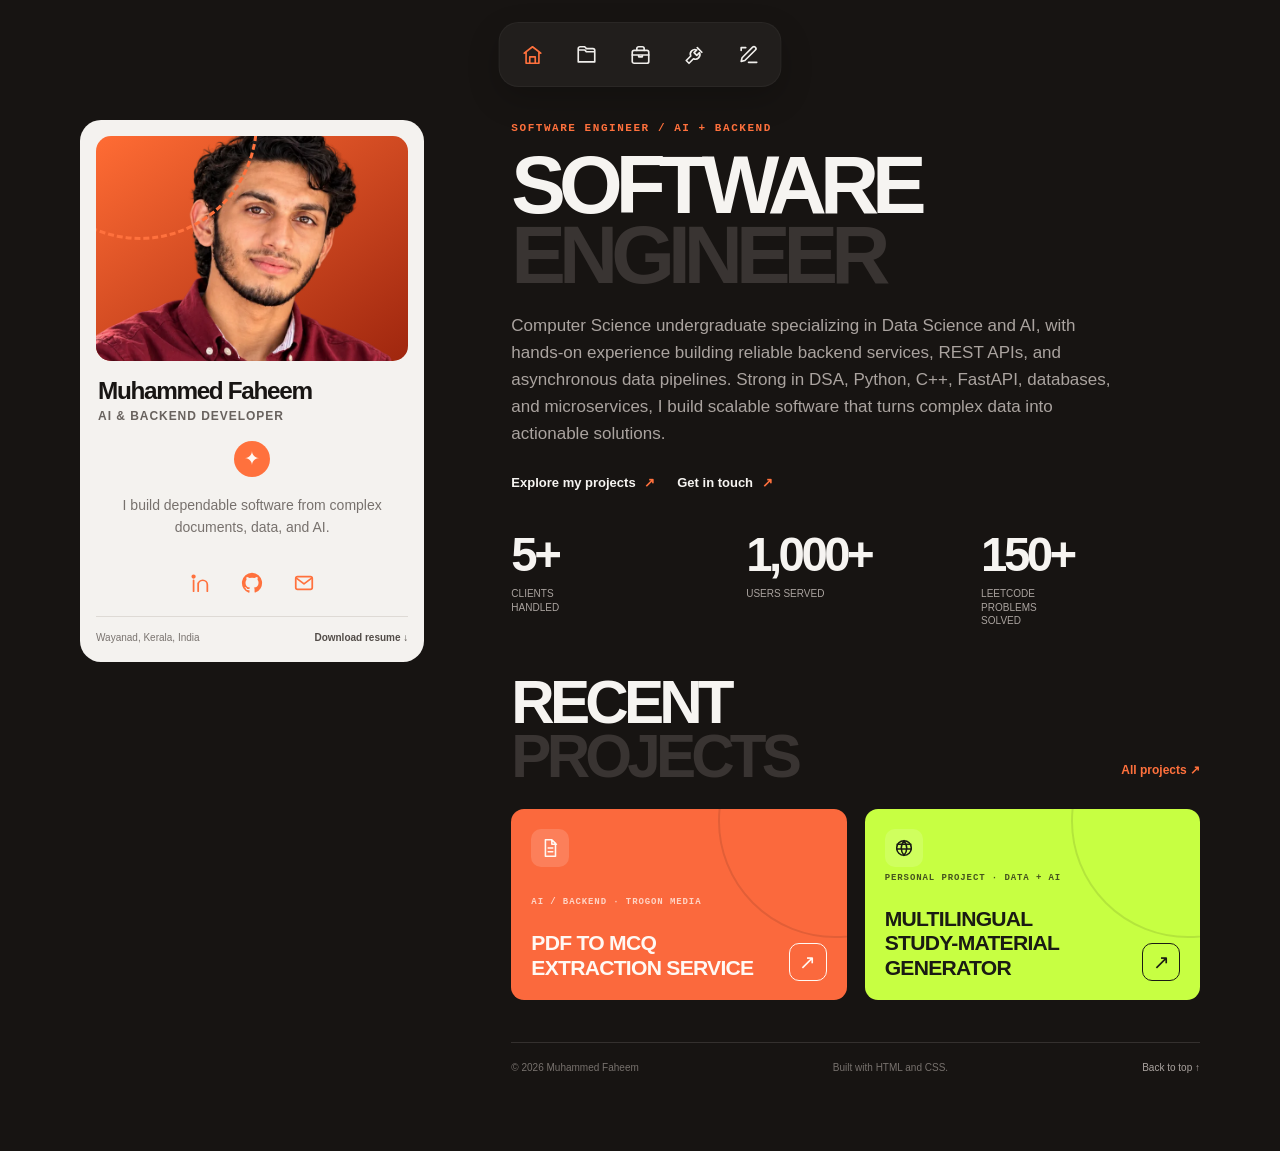
<file: index.html>
<!doctype html>
<html lang="en">
<head>
  <meta charset="utf-8">
  <meta name="viewport" content="width=device-width, initial-scale=1">
  <meta name="theme-color" content="#171412">
  <meta name="description" content="Muhammed Faheem is an AI and backend developer building reliable services, document pipelines, and useful generative AI products.">
  <title>Muhammed Faheem — Software Engineer</title>
  <link rel="stylesheet" href="style.css">
</head>
<body>
  <a class="skip-link" href="#main">Skip to content</a>
  <nav class="icon-dock" aria-label="Primary navigation">
    <a href="index.html" aria-label="Home" aria-current="page" title="Home"><svg viewBox="0 0 24 24" aria-hidden="true"><path d="m3 10 9-7 9 7M5 9v12h14V9M9 21v-7h6v7"/></svg></a>
    <a href="projects/index.html" aria-label="Projects" title="Projects"><svg viewBox="0 0 24 24" aria-hidden="true"><path d="M3 6.5h7l2 2H21v11H3zM3 6.5V5a2 2 0 0 1 2-2h5l2 2h7a2 2 0 0 1 2 2v1.5"/></svg></a>
    <a href="experience.html" aria-label="Experience" title="Experience"><svg viewBox="0 0 24 24" aria-hidden="true"><rect x="3" y="7" width="18" height="14" rx="2"/><path d="M8 7V5a2 2 0 0 1 2-2h4a2 2 0 0 1 2 2v2M3 12h18M10 12v2h4v-2"/></svg></a>
    <a href="tools.html" aria-label="Tools and skills" title="Tools and skills"><svg viewBox="0 0 24 24" aria-hidden="true"><path d="M14.5 6.5a5 5 0 0 0-6.6 6.6L3 18l3 3 4.9-4.9a5 5 0 0 0 6.6-6.6l-3 3-3-3z"/><path d="m15 4 5 5"/></svg></a>
    <a href="contact.html" aria-label="Contact" title="Contact"><svg viewBox="0 0 24 24" aria-hidden="true"><path d="M12 20h9"/><path d="M16.5 3.5a2.1 2.1 0 0 1 3 3L8 18l-4 1 1-4z"/><path d="M4 7V4h5"/></svg></a>
  </nav>

  <div class="site-shell">
    <aside class="profile-panel" aria-label="About Muhammed Faheem">
      <div class="profile-photo-frame"><img src="assets/muhammed-faheem.webp" alt="Portrait of Muhammed Faheem" width="720" height="1280" fetchpriority="high" decoding="async"></div>
      <h2 class="profile-name">Muhammed Faheem</h2>
      <p class="profile-title">AI &amp; Backend Developer</p>
      <span class="profile-badge" aria-hidden="true">✦</span>
      <p class="profile-bio">I build dependable software from complex documents, data, and AI.</p>
      <nav class="profile-socials" aria-label="Social links">
        <a href="https://www.linkedin.com/in/muhammed--faheem/" aria-label="LinkedIn" title="LinkedIn" target="_blank" rel="noopener noreferrer"><svg viewBox="0 0 24 24" aria-hidden="true"><path d="M5 9v12M5 5v.1M10 21v-7a5 5 0 0 1 10 0v7M10 12v9"/><circle cx="5" cy="5" r="1.4"/></svg></a>
        <a href="https://github.com/faheemmuhammed1133" aria-label="GitHub" title="GitHub" target="_blank" rel="noopener noreferrer"><svg class="fill-icon" viewBox="0 0 24 24" aria-hidden="true"><path d="M12 .9A11.1 11.1 0 0 0 8.5 22.5c.55.1.76-.24.76-.54v-2.1c-3.1.68-3.76-1.3-3.76-1.3-.5-1.28-1.23-1.62-1.23-1.62-1.01-.69.08-.68.08-.68 1.12.08 1.71 1.15 1.71 1.15.99 1.7 2.6 1.21 3.24.92.1-.72.39-1.21.7-1.49-2.48-.28-5.08-1.24-5.08-5.52 0-1.22.44-2.21 1.15-2.99-.12-.28-.5-1.42.11-2.95 0 0 .94-.3 3.06 1.14a10.6 10.6 0 0 1 5.57 0c2.12-1.44 3.06-1.14 3.06-1.14.61 1.53.23 2.67.11 2.95.72.78 1.15 1.77 1.15 2.99 0 4.29-2.6 5.23-5.09 5.51.4.35.75 1.02.75 2.06v3.05c0 .3.2.65.77.54A11.1 11.1 0 0 0 12 .9Z"/></svg></a>
        <a href="mailto:muhammedfaheem1133@gmail.com" aria-label="Email" title="Email"><svg viewBox="0 0 24 24" aria-hidden="true"><rect x="3" y="5" width="18" height="14" rx="2"/><path d="m4 7 8 6 8-6"/></svg></a>
      </nav>
      <div class="profile-footer"><span>Wayanad, Kerala, India</span><a href="muhammed-faheem-resume.pdf" download>Download resume ↓</a></div>
    </aside>

    <main class="main-column" id="main">
      <section class="home-intro" aria-labelledby="hero-title">
        <p class="eyebrow">Software engineer / AI + backend</p>
        <h1 class="hero-title" id="hero-title">Software<span>Engineer</span></h1>
        <p class="hero-lead">Computer Science undergraduate specializing in Data Science and AI, with hands-on experience building reliable backend services, REST APIs, and asynchronous data pipelines. Strong in DSA, Python, C++, FastAPI, databases, and microservices, I build scalable software that turns complex data into actionable solutions.</p>
        <div class="hero-actions"><a class="text-cta" href="projects/index.html">Explore my projects <span>↗</span></a><a class="text-cta" href="https://mail.google.com/mail/?view=cm&amp;fs=1&amp;to=muhammedfaheem1133%40gmail.com" target="_blank" rel="noopener noreferrer">Get in touch <span>↗</span></a></div>
      </section>

      <section class="stats-row" aria-label="Selected experience highlights">
        <div class="stat-item"><strong>5+</strong><span>Clients handled</span></div>
        <div class="stat-item"><strong>1,000+</strong><span>Users served</span></div>
        <div class="stat-item"><strong>150+</strong><span>LeetCode problems solved</span></div>
      </section>

      <section class="home-projects" aria-labelledby="featured-title">
        <div class="section-top"><h2 id="featured-title">Recent<span>Projects</span></h2><a class="section-more" href="projects/index.html">All projects ↗</a></div>
        <div class="feature-grid">
          <a class="feature-card orange" href="projects/mcq-extraction.html">
            <span class="feature-icon" aria-hidden="true"><svg viewBox="0 0 24 24"><path d="M7 3h7l4 4v14H7zM14 3v5h5M10 12h5M10 16h5"/></svg></span>
            <div><p class="feature-label">AI / Backend · Trogon Media</p><h3>PDF to MCQ extraction service</h3></div>
            <span class="feature-number" aria-hidden="true">↗</span>
          </a>
          <a class="feature-card lime" href="projects/ncert-generator.html">
            <span class="feature-icon" aria-hidden="true"><svg viewBox="0 0 24 24"><circle cx="12" cy="12" r="8"/><path d="M4.5 8h15M4 13h16M12 4c2 2.2 3 4.8 3 8s-1 5.8-3 8c-2-2.2-3-4.8-3-8s1-5.8 3-8Z"/></svg></span>
            <div><p class="feature-label">Personal project · Data + AI</p><h3>Multilingual study-material generator</h3></div>
            <span class="feature-number" aria-hidden="true">↗</span>
          </a>
        </div>
      </section>

      <footer class="site-footer"><span>© 2026 Muhammed Faheem</span><span>Built with HTML and CSS.</span><a href="#main">Back to top ↑</a></footer>
    </main>
  </div>
</body>
</html>
</file>
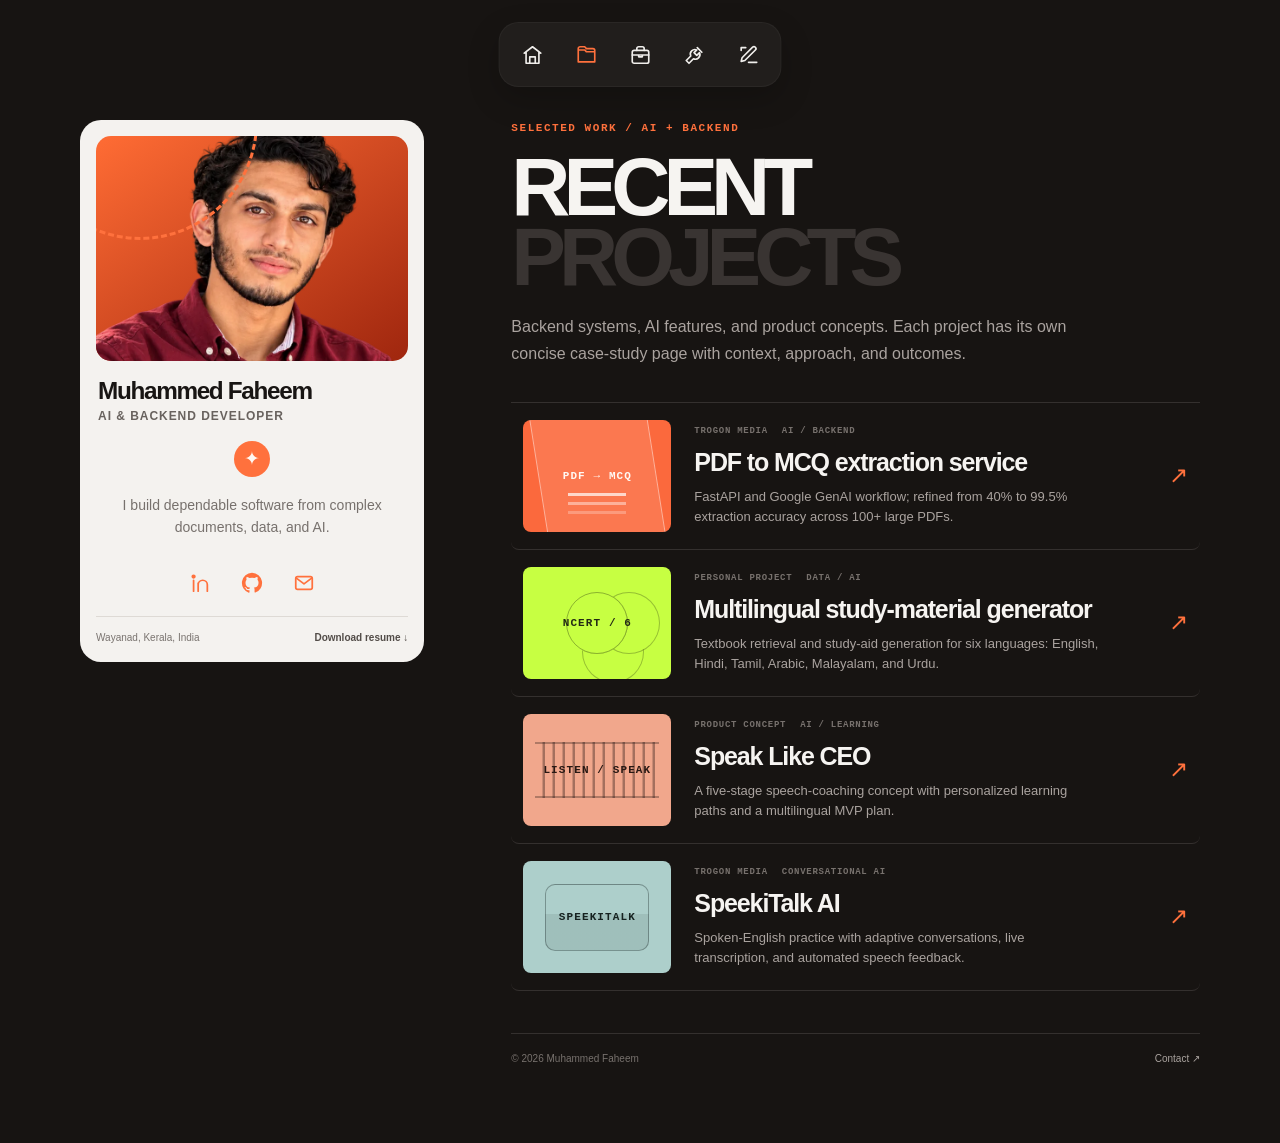
<file: projects/index.html>
<!doctype html>
<html lang="en">
<head>
  <meta charset="utf-8">
  <meta name="viewport" content="width=device-width, initial-scale=1">
  <meta name="theme-color" content="#171412">
  <meta name="description" content="Selected backend, AI, and learning projects by Muhammed Faheem, with a dedicated case study for each project.">
  <title>Projects — Muhammed Faheem</title>
  <link rel="stylesheet" href="../style.css">
</head>
<body>
  <a class="skip-link" href="#main">Skip to content</a>
  <nav class="icon-dock" aria-label="Primary navigation">
    <a href="../index.html" aria-label="Home" title="Home"><svg viewBox="0 0 24 24" aria-hidden="true"><path d="m3 10 9-7 9 7M5 9v12h14V9M9 21v-7h6v7"/></svg></a>
    <a href="index.html" aria-label="Projects" aria-current="page" title="Projects"><svg viewBox="0 0 24 24" aria-hidden="true"><path d="M3 6.5h7l2 2H21v11H3zM3 6.5V5a2 2 0 0 1 2-2h5l2 2h7a2 2 0 0 1 2 2v1.5"/></svg></a>
    <a href="../experience.html" aria-label="Experience" title="Experience"><svg viewBox="0 0 24 24" aria-hidden="true"><rect x="3" y="7" width="18" height="14" rx="2"/><path d="M8 7V5a2 2 0 0 1 2-2h4a2 2 0 0 1 2 2v2M3 12h18M10 12v2h4v-2"/></svg></a>
    <a href="../tools.html" aria-label="Tools and skills" title="Tools and skills"><svg viewBox="0 0 24 24" aria-hidden="true"><path d="M14.5 6.5a5 5 0 0 0-6.6 6.6L3 18l3 3 4.9-4.9a5 5 0 0 0 6.6-6.6l-3 3-3-3z"/><path d="m15 4 5 5"/></svg></a>
    <a href="../contact.html" aria-label="Contact" title="Contact"><svg viewBox="0 0 24 24" aria-hidden="true"><path d="M12 20h9"/><path d="M16.5 3.5a2.1 2.1 0 0 1 3 3L8 18l-4 1 1-4z"/><path d="M4 7V4h5"/></svg></a>
  </nav>

  <div class="site-shell">
    <aside class="profile-panel" aria-label="About Muhammed Faheem">
      <div class="profile-photo-frame"><img src="../assets/muhammed-faheem.webp" alt="Portrait of Muhammed Faheem" width="720" height="1280" fetchpriority="high" decoding="async"></div>
      <h2 class="profile-name">Muhammed Faheem</h2><p class="profile-title">AI &amp; Backend Developer</p>
      <span class="profile-badge" aria-hidden="true">✦</span>
      <p class="profile-bio">I build dependable software from complex documents, data, and AI.</p>
      <nav class="profile-socials" aria-label="Social links">
        <a href="https://www.linkedin.com/in/muhammed--faheem/" aria-label="LinkedIn" title="LinkedIn" target="_blank" rel="noopener noreferrer"><svg viewBox="0 0 24 24" aria-hidden="true"><path d="M5 9v12M5 5v.1M10 21v-7a5 5 0 0 1 10 0v7M10 12v9"/><circle cx="5" cy="5" r="1.4"/></svg></a>
        <a href="https://github.com/faheemmuhammed1133" aria-label="GitHub" title="GitHub" target="_blank" rel="noopener noreferrer"><svg class="fill-icon" viewBox="0 0 24 24" aria-hidden="true"><path d="M12 .9A11.1 11.1 0 0 0 8.5 22.5c.55.1.76-.24.76-.54v-2.1c-3.1.68-3.76-1.3-3.76-1.3-.5-1.28-1.23-1.62-1.23-1.62-1.01-.69.08-.68.08-.68 1.12.08 1.71 1.15 1.71 1.15.99 1.7 2.6 1.21 3.24.92.1-.72.39-1.21.7-1.49-2.48-.28-5.08-1.24-5.08-5.52 0-1.22.44-2.21 1.15-2.99-.12-.28-.5-1.42.11-2.95 0 0 .94-.3 3.06 1.14a10.6 10.6 0 0 1 5.57 0c2.12-1.44 3.06-1.14 3.06-1.14.61 1.53.23 2.67.11 2.95.72.78 1.15 1.77 1.15 2.99 0 4.29-2.6 5.23-5.09 5.51.4.35.75 1.02.75 2.06v3.05c0 .3.2.65.77.54A11.1 11.1 0 0 0 12 .9Z"/></svg></a>
        <a href="mailto:muhammedfaheem1133@gmail.com" aria-label="Email" title="Email"><svg viewBox="0 0 24 24" aria-hidden="true"><rect x="3" y="5" width="18" height="14" rx="2"/><path d="m4 7 8 6 8-6"/></svg></a>
      </nav>
      <div class="profile-footer"><span>Wayanad, Kerala, India</span><a href="../muhammed-faheem-resume.pdf" download>Download resume ↓</a></div>
    </aside>

    <main class="main-column" id="main">
      <header class="page-intro"><p class="eyebrow">Selected work / AI + backend</p><h1 class="page-title">Recent<span>Projects</span></h1><p>Backend systems, AI features, and product concepts. Each project has its own concise case-study page with context, approach, and outcomes.</p></header>

      <section class="project-list" aria-label="Project case studies">
        <a class="project-row" href="mcq-extraction.html">
          <span class="project-thumb thumb-mcq" aria-hidden="true"><span>PDF → MCQ</span></span>
          <span class="project-row-copy"><span class="project-meta"><span>Trogon Media</span><span>AI / Backend</span></span><span class="project-name">PDF to MCQ extraction service</span><span class="project-description">FastAPI and Google GenAI workflow; refined from 40% to 99.5% extraction accuracy across 100+ large PDFs.</span></span>
          <span class="row-arrow" aria-hidden="true">↗</span>
        </a>
        <a class="project-row" href="ncert-generator.html">
          <span class="project-thumb thumb-ncert" aria-hidden="true"><span>NCERT / 6</span></span>
          <span class="project-row-copy"><span class="project-meta"><span>Personal project</span><span>Data / AI</span></span><span class="project-name">Multilingual study-material generator</span><span class="project-description">Textbook retrieval and study-aid generation for six languages: English, Hindi, Tamil, Arabic, Malayalam, and Urdu.</span></span>
          <span class="row-arrow" aria-hidden="true">↗</span>
        </a>
        <a class="project-row" href="speak-like-ceo.html">
          <span class="project-thumb thumb-speak" aria-hidden="true"><span>LISTEN / SPEAK</span></span>
          <span class="project-row-copy"><span class="project-meta"><span>Product concept</span><span>AI / Learning</span></span><span class="project-name">Speak Like CEO</span><span class="project-description">A five-stage speech-coaching concept with personalized learning paths and a multilingual MVP plan.</span></span>
          <span class="row-arrow" aria-hidden="true">↗</span>
        </a>
        <a class="project-row" href="speekitalk-ai.html">
          <span class="project-thumb thumb-speekitalk" aria-hidden="true"><span>SPEEKITALK</span></span>
          <span class="project-row-copy"><span class="project-meta"><span>Trogon Media</span><span>Conversational AI</span></span><span class="project-name">SpeekiTalk AI</span><span class="project-description">Spoken-English practice with adaptive conversations, live transcription, and automated speech feedback.</span></span>
          <span class="row-arrow" aria-hidden="true">↗</span>
        </a>
      </section>

      <footer class="site-footer"><span>© 2026 Muhammed Faheem</span><a href="../contact.html">Contact ↗</a></footer>
    </main>
  </div>
</body>
</html>
</file>
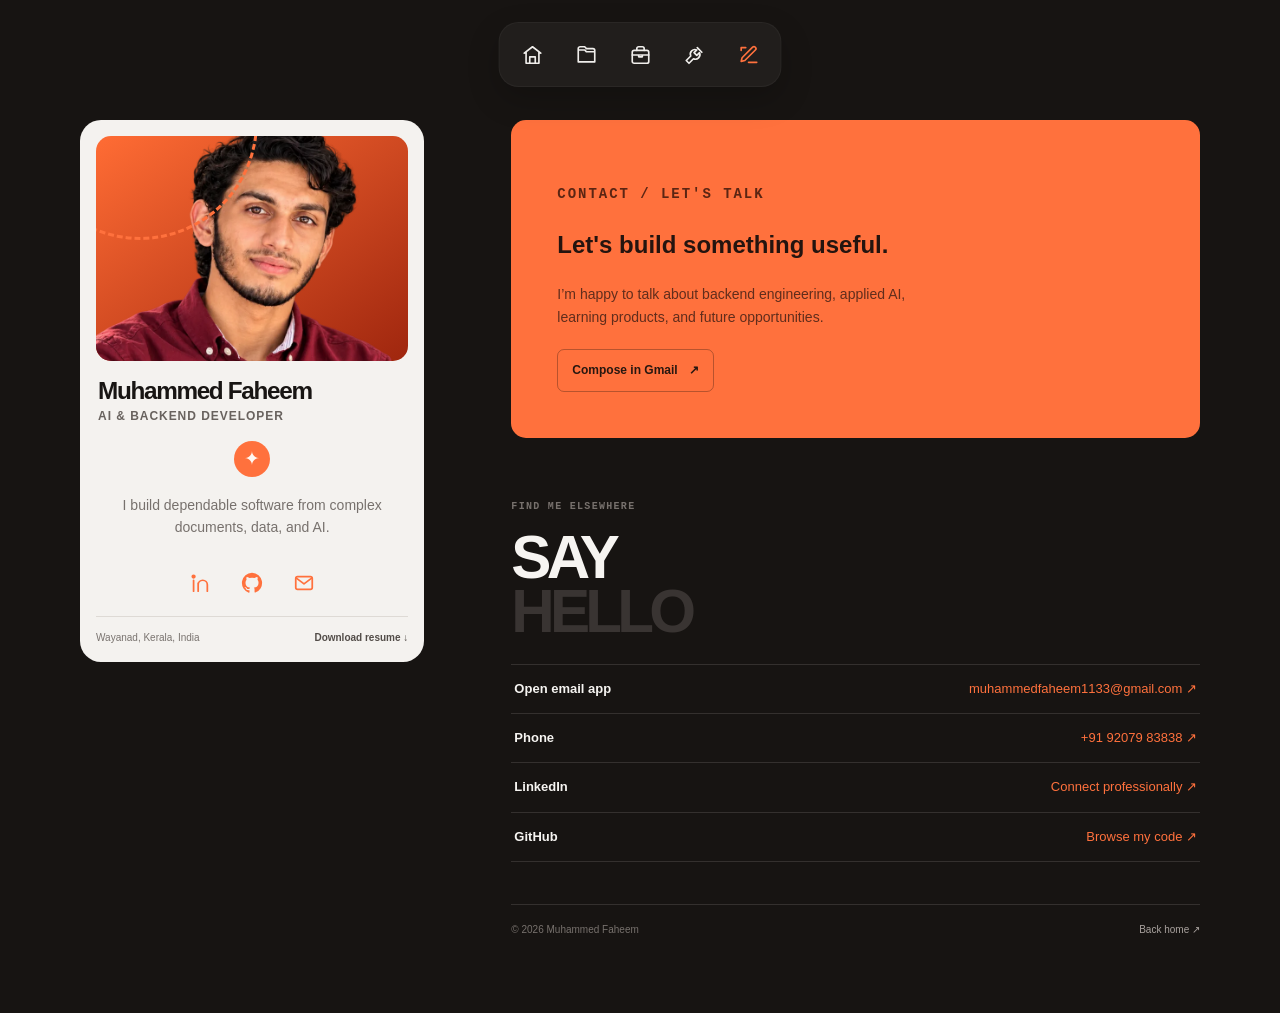
<file: contact.html>
<!doctype html>
<html lang="en">
<head>
  <meta charset="utf-8">
  <meta name="viewport" content="width=device-width, initial-scale=1">
  <meta name="theme-color" content="#171412">
  <meta name="description" content="Contact Muhammed Faheem about backend engineering, applied AI, and software projects.">
  <title>Contact — Muhammed Faheem</title>
  <link rel="stylesheet" href="style.css">
</head>
<body>
  <a class="skip-link" href="#main">Skip to content</a>
  <nav class="icon-dock" aria-label="Primary navigation">
    <a href="index.html" aria-label="Home" title="Home"><svg viewBox="0 0 24 24" aria-hidden="true"><path d="m3 10 9-7 9 7M5 9v12h14V9M9 21v-7h6v7"/></svg></a>
    <a href="projects/index.html" aria-label="Projects" title="Projects"><svg viewBox="0 0 24 24" aria-hidden="true"><path d="M3 6.5h7l2 2H21v11H3zM3 6.5V5a2 2 0 0 1 2-2h5l2 2h7a2 2 0 0 1 2 2v1.5"/></svg></a>
    <a href="experience.html" aria-label="Experience" title="Experience"><svg viewBox="0 0 24 24" aria-hidden="true"><rect x="3" y="7" width="18" height="14" rx="2"/><path d="M8 7V5a2 2 0 0 1 2-2h4a2 2 0 0 1 2 2v2M3 12h18M10 12v2h4v-2"/></svg></a>
    <a href="tools.html" aria-label="Tools and skills" title="Tools and skills"><svg viewBox="0 0 24 24" aria-hidden="true"><path d="M14.5 6.5a5 5 0 0 0-6.6 6.6L3 18l3 3 4.9-4.9a5 5 0 0 0 6.6-6.6l-3 3-3-3z"/><path d="m15 4 5 5"/></svg></a>
    <a href="contact.html" aria-label="Contact" aria-current="page" title="Contact"><svg viewBox="0 0 24 24" aria-hidden="true"><path d="M12 20h9"/><path d="M16.5 3.5a2.1 2.1 0 0 1 3 3L8 18l-4 1 1-4z"/><path d="M4 7V4h5"/></svg></a>
  </nav>

  <div class="site-shell">
    <aside class="profile-panel" aria-label="About Muhammed Faheem">
      <div class="profile-photo-frame"><img src="assets/muhammed-faheem.webp" alt="Portrait of Muhammed Faheem" width="720" height="1280" fetchpriority="high" decoding="async"></div>
      <h2 class="profile-name">Muhammed Faheem</h2><p class="profile-title">AI &amp; Backend Developer</p><span class="profile-badge" aria-hidden="true">✦</span>
      <p class="profile-bio">I build dependable software from complex documents, data, and AI.</p>
      <nav class="profile-socials" aria-label="Social links">
        <a href="https://www.linkedin.com/in/muhammed--faheem/" aria-label="LinkedIn" title="LinkedIn" target="_blank" rel="noopener noreferrer"><svg viewBox="0 0 24 24" aria-hidden="true"><path d="M5 9v12M5 5v.1M10 21v-7a5 5 0 0 1 10 0v7M10 12v9"/><circle cx="5" cy="5" r="1.4"/></svg></a>
        <a href="https://github.com/faheemmuhammed1133" aria-label="GitHub" title="GitHub" target="_blank" rel="noopener noreferrer"><svg class="fill-icon" viewBox="0 0 24 24" aria-hidden="true"><path d="M12 .9A11.1 11.1 0 0 0 8.5 22.5c.55.1.76-.24.76-.54v-2.1c-3.1.68-3.76-1.3-3.76-1.3-.5-1.28-1.23-1.62-1.23-1.62-1.01-.69.08-.68.08-.68 1.12.08 1.71 1.15 1.71 1.15.99 1.7 2.6 1.21 3.24.92.1-.72.39-1.21.7-1.49-2.48-.28-5.08-1.24-5.08-5.52 0-1.22.44-2.21 1.15-2.99-.12-.28-.5-1.42.11-2.95 0 0 .94-.3 3.06 1.14a10.6 10.6 0 0 1 5.57 0c2.12-1.44 3.06-1.14 3.06-1.14.61 1.53.23 2.67.11 2.95.72.78 1.15 1.77 1.15 2.99 0 4.29-2.6 5.23-5.09 5.51.4.35.75 1.02.75 2.06v3.05c0 .3.2.65.77.54A11.1 11.1 0 0 0 12 .9Z"/></svg></a>
        <a href="mailto:muhammedfaheem1133@gmail.com" aria-label="Email" title="Email"><svg viewBox="0 0 24 24" aria-hidden="true"><rect x="3" y="5" width="18" height="14" rx="2"/><path d="m4 7 8 6 8-6"/></svg></a>
      </nav>
      <div class="profile-footer"><span>Wayanad, Kerala, India</span><a href="muhammed-faheem-resume.pdf" download>Download resume ↓</a></div>
    </aside>

    <main class="main-column" id="main">
      <section class="contact-panel" aria-labelledby="contact-title">
        <p class="eyebrow">Contact / Let's talk</p>
        <h1 id="contact-title">Let's build something useful.</h1>
        <p>I’m happy to talk about backend engineering, applied AI, learning products, and future opportunities.</p>
        <a class="contact-email" href="https://mail.google.com/mail/?view=cm&amp;fs=1&amp;to=muhammedfaheem1133%40gmail.com&amp;su=Hello%20Muhammed" target="_blank" rel="noopener noreferrer">Compose in Gmail <span aria-hidden="true">↗</span></a>
      </section>

      <section class="content-section" aria-labelledby="elsewhere-title">
        <p class="section-heading-small">Find me elsewhere</p><div class="section-top"><h2 id="elsewhere-title">Say<span>Hello</span></h2></div>
        <div class="contact-links">
          <a href="mailto:muhammedfaheem1133@gmail.com"><strong>Open email app</strong><span>muhammedfaheem1133@gmail.com ↗</span></a>
          <a href="tel:+919207983838"><strong>Phone</strong><span>+91 92079 83838 ↗</span></a>
          <a href="https://www.linkedin.com/in/muhammed--faheem/" target="_blank" rel="noopener noreferrer"><strong>LinkedIn</strong><span>Connect professionally ↗</span></a>
          <a href="https://github.com/faheemmuhammed1133" target="_blank" rel="noopener noreferrer"><strong>GitHub</strong><span>Browse my code ↗</span></a>
        </div>
      </section>

      <footer class="site-footer"><span>© 2026 Muhammed Faheem</span><a href="index.html">Back home ↗</a></footer>
    </main>
  </div>
</body>
</html>
</file>
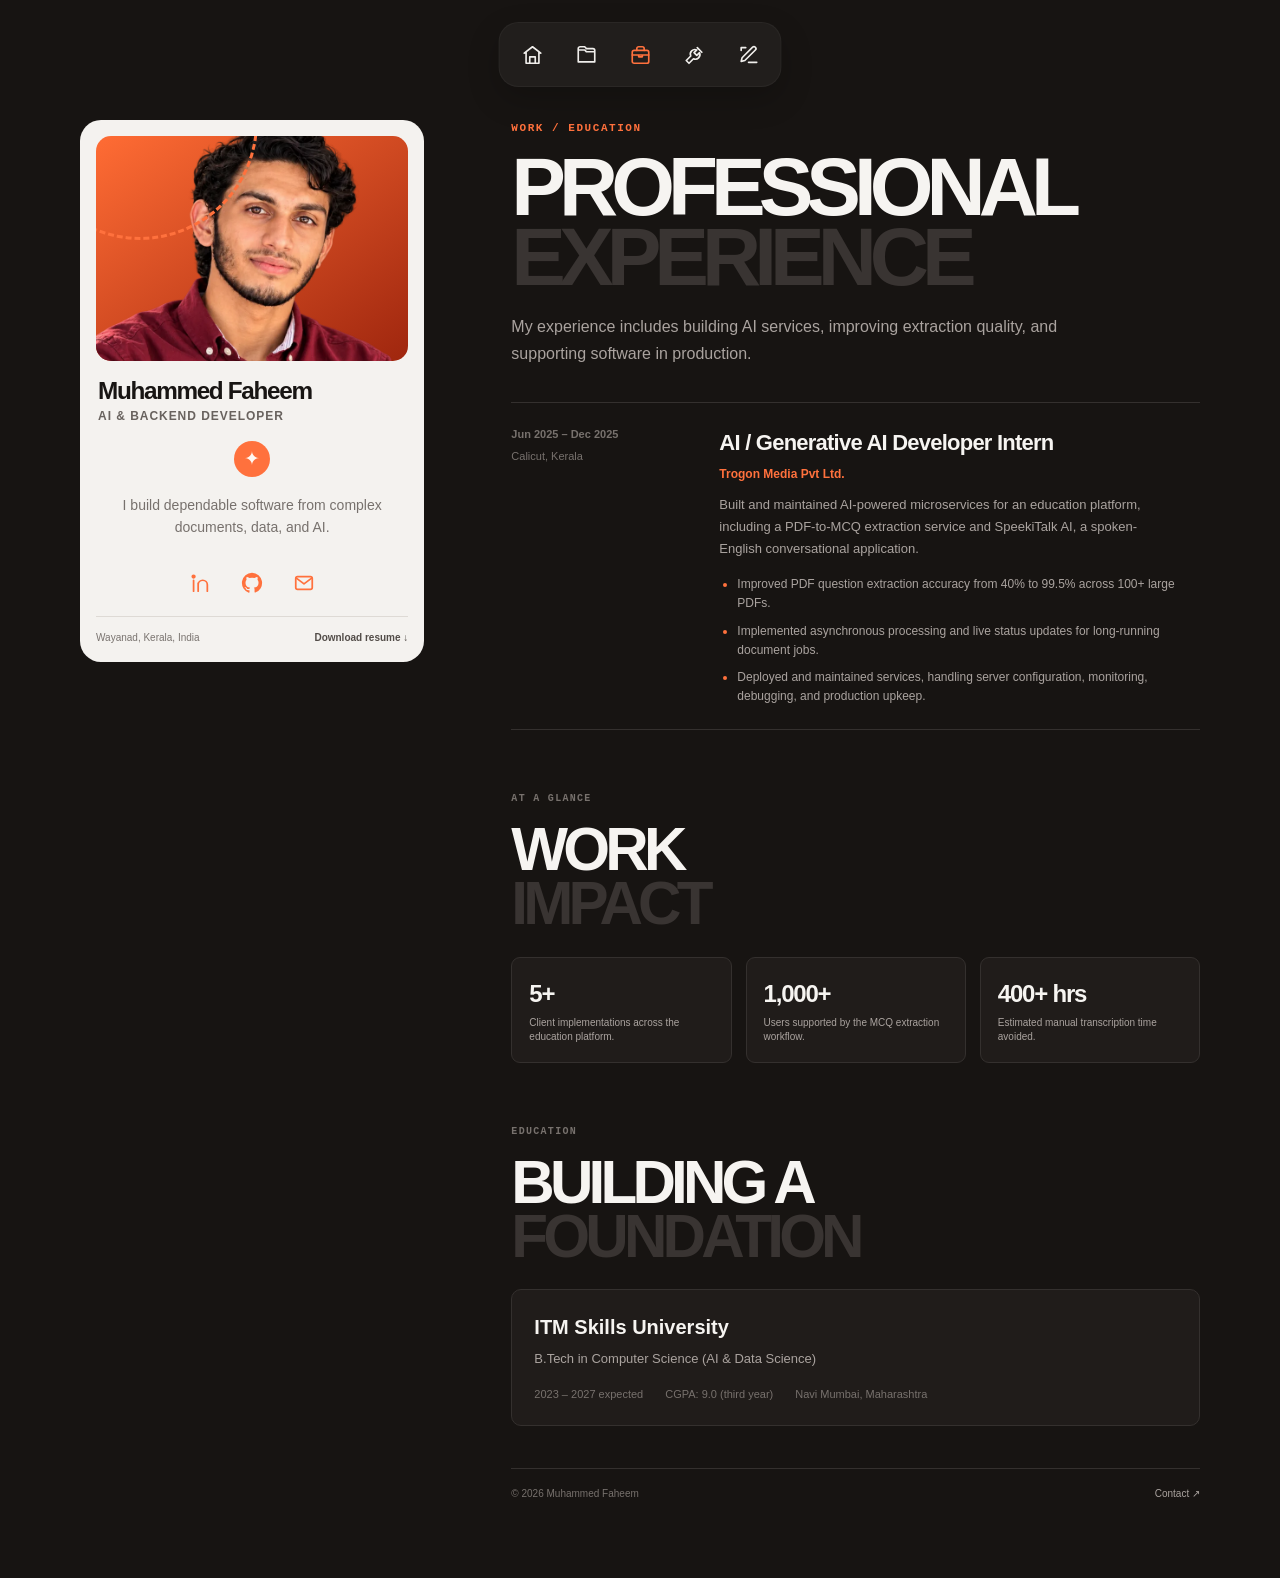
<file: experience.html>
<!doctype html>
<html lang="en">
<head>
  <meta charset="utf-8">
  <meta name="viewport" content="width=device-width, initial-scale=1">
  <meta name="theme-color" content="#171412">
  <meta name="description" content="Professional experience and education for Muhammed Faheem, AI and backend developer.">
  <title>Experience — Muhammed Faheem</title>
  <link rel="stylesheet" href="style.css">
</head>
<body>
  <a class="skip-link" href="#main">Skip to content</a>
  <nav class="icon-dock" aria-label="Primary navigation">
    <a href="index.html" aria-label="Home" title="Home"><svg viewBox="0 0 24 24" aria-hidden="true"><path d="m3 10 9-7 9 7M5 9v12h14V9M9 21v-7h6v7"/></svg></a>
    <a href="projects/index.html" aria-label="Projects" title="Projects"><svg viewBox="0 0 24 24" aria-hidden="true"><path d="M3 6.5h7l2 2H21v11H3zM3 6.5V5a2 2 0 0 1 2-2h5l2 2h7a2 2 0 0 1 2 2v1.5"/></svg></a>
    <a href="experience.html" aria-label="Experience" aria-current="page" title="Experience"><svg viewBox="0 0 24 24" aria-hidden="true"><rect x="3" y="7" width="18" height="14" rx="2"/><path d="M8 7V5a2 2 0 0 1 2-2h4a2 2 0 0 1 2 2v2M3 12h18M10 12v2h4v-2"/></svg></a>
    <a href="tools.html" aria-label="Tools and skills" title="Tools and skills"><svg viewBox="0 0 24 24" aria-hidden="true"><path d="M14.5 6.5a5 5 0 0 0-6.6 6.6L3 18l3 3 4.9-4.9a5 5 0 0 0 6.6-6.6l-3 3-3-3z"/><path d="m15 4 5 5"/></svg></a>
    <a href="contact.html" aria-label="Contact" title="Contact"><svg viewBox="0 0 24 24" aria-hidden="true"><path d="M12 20h9"/><path d="M16.5 3.5a2.1 2.1 0 0 1 3 3L8 18l-4 1 1-4z"/><path d="M4 7V4h5"/></svg></a>
  </nav>

  <div class="site-shell">
    <aside class="profile-panel" aria-label="About Muhammed Faheem">
      <div class="profile-photo-frame"><img src="assets/muhammed-faheem.webp" alt="Portrait of Muhammed Faheem" width="720" height="1280" fetchpriority="high" decoding="async"></div>
      <h2 class="profile-name">Muhammed Faheem</h2><p class="profile-title">AI &amp; Backend Developer</p><span class="profile-badge" aria-hidden="true">✦</span>
      <p class="profile-bio">I build dependable software from complex documents, data, and AI.</p>
      <nav class="profile-socials" aria-label="Social links">
        <a href="https://www.linkedin.com/in/muhammed--faheem/" aria-label="LinkedIn" title="LinkedIn" target="_blank" rel="noopener noreferrer"><svg viewBox="0 0 24 24" aria-hidden="true"><path d="M5 9v12M5 5v.1M10 21v-7a5 5 0 0 1 10 0v7M10 12v9"/><circle cx="5" cy="5" r="1.4"/></svg></a>
        <a href="https://github.com/faheemmuhammed1133" aria-label="GitHub" title="GitHub" target="_blank" rel="noopener noreferrer"><svg class="fill-icon" viewBox="0 0 24 24" aria-hidden="true"><path d="M12 .9A11.1 11.1 0 0 0 8.5 22.5c.55.1.76-.24.76-.54v-2.1c-3.1.68-3.76-1.3-3.76-1.3-.5-1.28-1.23-1.62-1.23-1.62-1.01-.69.08-.68.08-.68 1.12.08 1.71 1.15 1.71 1.15.99 1.7 2.6 1.21 3.24.92.1-.72.39-1.21.7-1.49-2.48-.28-5.08-1.24-5.08-5.52 0-1.22.44-2.21 1.15-2.99-.12-.28-.5-1.42.11-2.95 0 0 .94-.3 3.06 1.14a10.6 10.6 0 0 1 5.57 0c2.12-1.44 3.06-1.14 3.06-1.14.61 1.53.23 2.67.11 2.95.72.78 1.15 1.77 1.15 2.99 0 4.29-2.6 5.23-5.09 5.51.4.35.75 1.02.75 2.06v3.05c0 .3.2.65.77.54A11.1 11.1 0 0 0 12 .9Z"/></svg></a>
        <a href="mailto:muhammedfaheem1133@gmail.com" aria-label="Email" title="Email"><svg viewBox="0 0 24 24" aria-hidden="true"><rect x="3" y="5" width="18" height="14" rx="2"/><path d="m4 7 8 6 8-6"/></svg></a>
      </nav>
      <div class="profile-footer"><span>Wayanad, Kerala, India</span><a href="muhammed-faheem-resume.pdf" download>Download resume ↓</a></div>
    </aside>

    <main class="main-column" id="main">
      <header class="page-intro"><p class="eyebrow">Work / Education</p><h1 class="page-title">Professional<span>Experience</span></h1><p>My experience includes building AI services, improving extraction quality, and supporting software in production.</p></header>

      <section class="experience-list" aria-label="Work experience">
        <article class="experience-row">
          <div class="experience-date"><strong>Jun 2025 – Dec 2025</strong><span>Calicut, Kerala</span></div>
          <div><h2>AI / Generative AI Developer Intern</h2><p class="experience-company">Trogon Media Pvt Ltd.</p><p>Built and maintained AI-powered microservices for an education platform, including a PDF-to-MCQ extraction service and SpeekiTalk AI, a spoken-English conversational application.</p>
            <ul class="case-bullets">
              <li>Improved PDF question extraction accuracy from 40% to 99.5% across 100+ large PDFs.</li>
              <li>Implemented asynchronous processing and live status updates for long-running document jobs.</li>
              <li>Deployed and maintained services, handling server configuration, monitoring, debugging, and production upkeep.</li>
            </ul>
          </div>
        </article>
      </section>

      <section class="content-section" aria-labelledby="impact-title">
        <p class="section-heading-small">At a glance</p><div class="section-top"><h2 id="impact-title">Work<span>Impact</span></h2></div>
        <div class="impact-list"><div class="impact-card"><strong>5+</strong><span>Client implementations across the education platform.</span></div><div class="impact-card"><strong>1,000+</strong><span>Users supported by the MCQ extraction workflow.</span></div><div class="impact-card"><strong>400+ hrs</strong><span>Estimated manual transcription time avoided.</span></div></div>
      </section>

      <section class="content-section" aria-labelledby="education-title">
        <p class="section-heading-small">Education</p><div class="section-top"><h2 id="education-title">Building a<span>Foundation</span></h2></div>
        <article class="education-card"><h2>ITM Skills University</h2><p>B.Tech in Computer Science (AI &amp; Data Science)</p><div class="education-meta"><span>2023 – 2027 expected</span><span>CGPA: 9.0 (third year)</span><span>Navi Mumbai, Maharashtra</span></div></article>
      </section>

      <footer class="site-footer"><span>© 2026 Muhammed Faheem</span><a href="contact.html">Contact ↗</a></footer>
    </main>
  </div>
</body>
</html>
</file>
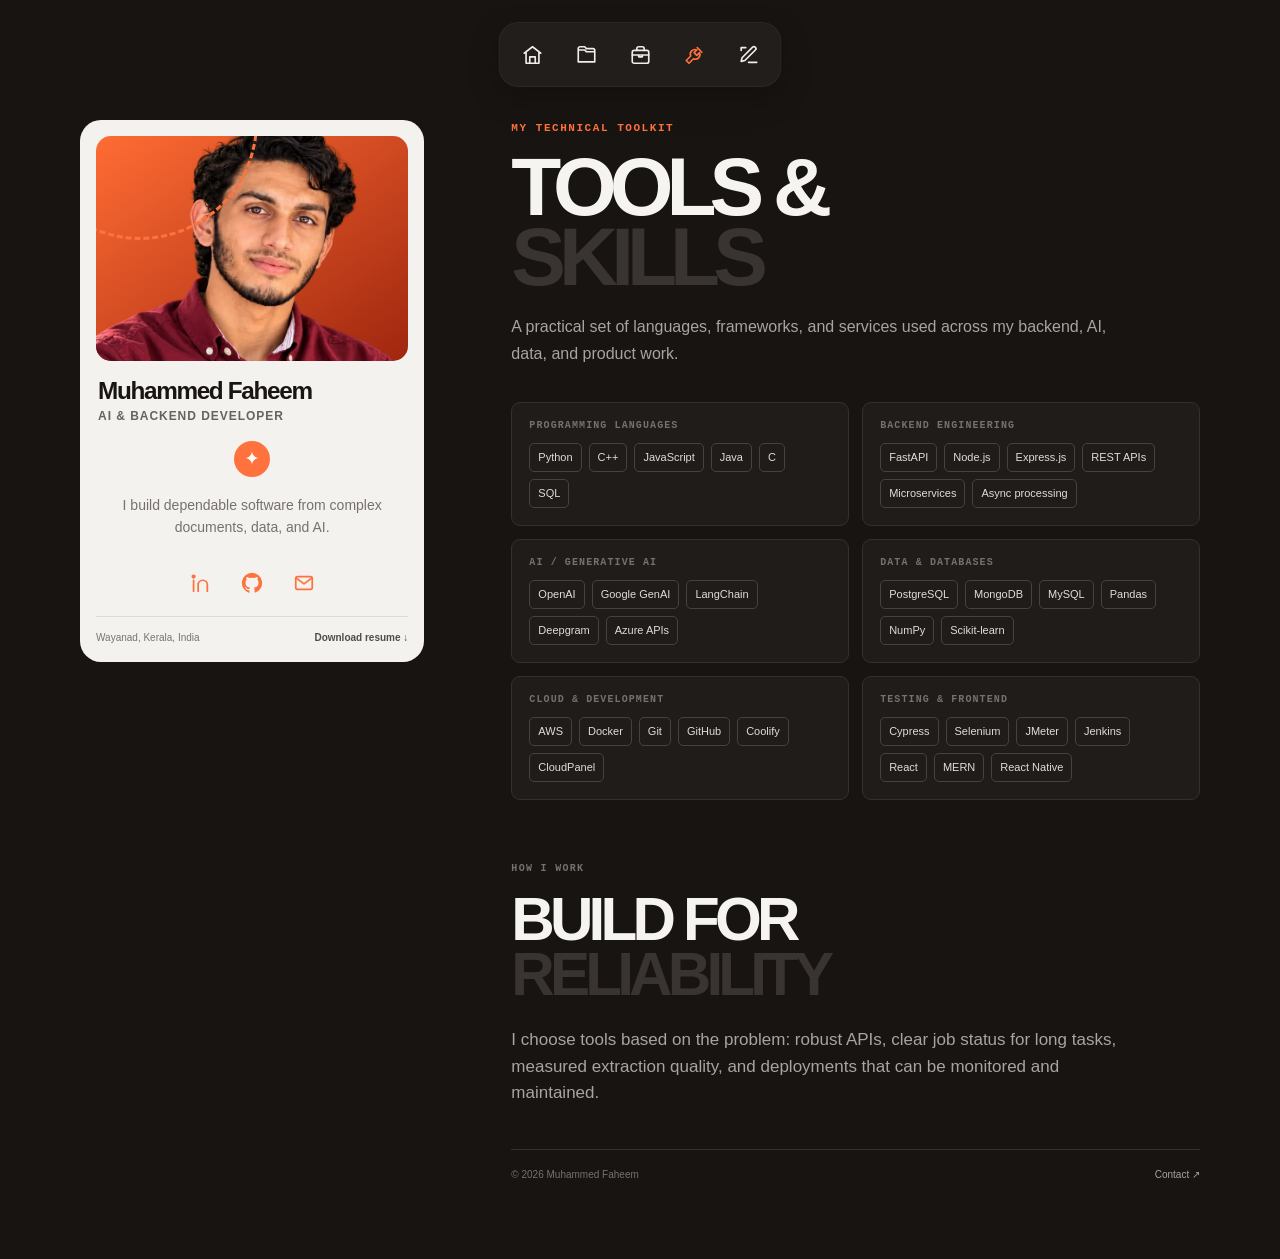
<file: tools.html>
<!doctype html>
<html lang="en">
<head>
  <meta charset="utf-8">
  <meta name="viewport" content="width=device-width, initial-scale=1">
  <meta name="theme-color" content="#171412">
  <meta name="description" content="Programming languages, backend, AI, data, and development tools used by Muhammed Faheem.">
  <title>Tools &amp; Skills — Muhammed Faheem</title>
  <link rel="stylesheet" href="style.css">
</head>
<body>
  <a class="skip-link" href="#main">Skip to content</a>
  <nav class="icon-dock" aria-label="Primary navigation">
    <a href="index.html" aria-label="Home" title="Home"><svg viewBox="0 0 24 24" aria-hidden="true"><path d="m3 10 9-7 9 7M5 9v12h14V9M9 21v-7h6v7"/></svg></a>
    <a href="projects/index.html" aria-label="Projects" title="Projects"><svg viewBox="0 0 24 24" aria-hidden="true"><path d="M3 6.5h7l2 2H21v11H3zM3 6.5V5a2 2 0 0 1 2-2h5l2 2h7a2 2 0 0 1 2 2v1.5"/></svg></a>
    <a href="experience.html" aria-label="Experience" title="Experience"><svg viewBox="0 0 24 24" aria-hidden="true"><rect x="3" y="7" width="18" height="14" rx="2"/><path d="M8 7V5a2 2 0 0 1 2-2h4a2 2 0 0 1 2 2v2M3 12h18M10 12v2h4v-2"/></svg></a>
    <a href="tools.html" aria-label="Tools and skills" aria-current="page" title="Tools and skills"><svg viewBox="0 0 24 24" aria-hidden="true"><path d="M14.5 6.5a5 5 0 0 0-6.6 6.6L3 18l3 3 4.9-4.9a5 5 0 0 0 6.6-6.6l-3 3-3-3z"/><path d="m15 4 5 5"/></svg></a>
    <a href="contact.html" aria-label="Contact" title="Contact"><svg viewBox="0 0 24 24" aria-hidden="true"><path d="M12 20h9"/><path d="M16.5 3.5a2.1 2.1 0 0 1 3 3L8 18l-4 1 1-4z"/><path d="M4 7V4h5"/></svg></a>
  </nav>

  <div class="site-shell">
    <aside class="profile-panel" aria-label="About Muhammed Faheem">
      <div class="profile-photo-frame"><img src="assets/muhammed-faheem.webp" alt="Portrait of Muhammed Faheem" width="720" height="1280" fetchpriority="high" decoding="async"></div>
      <h2 class="profile-name">Muhammed Faheem</h2><p class="profile-title">AI &amp; Backend Developer</p><span class="profile-badge" aria-hidden="true">✦</span>
      <p class="profile-bio">I build dependable software from complex documents, data, and AI.</p>
      <nav class="profile-socials" aria-label="Social links">
        <a href="https://www.linkedin.com/in/muhammed--faheem/" aria-label="LinkedIn" title="LinkedIn" target="_blank" rel="noopener noreferrer"><svg viewBox="0 0 24 24" aria-hidden="true"><path d="M5 9v12M5 5v.1M10 21v-7a5 5 0 0 1 10 0v7M10 12v9"/><circle cx="5" cy="5" r="1.4"/></svg></a>
        <a href="https://github.com/faheemmuhammed1133" aria-label="GitHub" title="GitHub" target="_blank" rel="noopener noreferrer"><svg class="fill-icon" viewBox="0 0 24 24" aria-hidden="true"><path d="M12 .9A11.1 11.1 0 0 0 8.5 22.5c.55.1.76-.24.76-.54v-2.1c-3.1.68-3.76-1.3-3.76-1.3-.5-1.28-1.23-1.62-1.23-1.62-1.01-.69.08-.68.08-.68 1.12.08 1.71 1.15 1.71 1.15.99 1.7 2.6 1.21 3.24.92.1-.72.39-1.21.7-1.49-2.48-.28-5.08-1.24-5.08-5.52 0-1.22.44-2.21 1.15-2.99-.12-.28-.5-1.42.11-2.95 0 0 .94-.3 3.06 1.14a10.6 10.6 0 0 1 5.57 0c2.12-1.44 3.06-1.14 3.06-1.14.61 1.53.23 2.67.11 2.95.72.78 1.15 1.77 1.15 2.99 0 4.29-2.6 5.23-5.09 5.51.4.35.75 1.02.75 2.06v3.05c0 .3.2.65.77.54A11.1 11.1 0 0 0 12 .9Z"/></svg></a>
        <a href="mailto:muhammedfaheem1133@gmail.com" aria-label="Email" title="Email"><svg viewBox="0 0 24 24" aria-hidden="true"><rect x="3" y="5" width="18" height="14" rx="2"/><path d="m4 7 8 6 8-6"/></svg></a>
      </nav>
      <div class="profile-footer"><span>Wayanad, Kerala, India</span><a href="muhammed-faheem-resume.pdf" download>Download resume ↓</a></div>
    </aside>

    <main class="main-column" id="main">
      <header class="page-intro"><p class="eyebrow">My technical toolkit</p><h1 class="page-title">Tools &amp;<span>Skills</span></h1><p>A practical set of languages, frameworks, and services used across my backend, AI, data, and product work.</p></header>

      <section class="skill-group-grid" aria-label="Technical skills">
        <article class="skill-group"><h2>Programming languages</h2><div class="skill-chips"><span>Python</span><span>C++</span><span>JavaScript</span><span>Java</span><span>C</span><span>SQL</span></div></article>
        <article class="skill-group"><h2>Backend engineering</h2><div class="skill-chips"><span>FastAPI</span><span>Node.js</span><span>Express.js</span><span>REST APIs</span><span>Microservices</span><span>Async processing</span></div></article>
        <article class="skill-group"><h2>AI / Generative AI</h2><div class="skill-chips"><span>OpenAI</span><span>Google GenAI</span><span>LangChain</span><span>Deepgram</span><span>Azure APIs</span></div></article>
        <article class="skill-group"><h2>Data &amp; databases</h2><div class="skill-chips"><span>PostgreSQL</span><span>MongoDB</span><span>MySQL</span><span>Pandas</span><span>NumPy</span><span>Scikit-learn</span></div></article>
        <article class="skill-group"><h2>Cloud &amp; development</h2><div class="skill-chips"><span>AWS</span><span>Docker</span><span>Git</span><span>GitHub</span><span>Coolify</span><span>CloudPanel</span></div></article>
        <article class="skill-group"><h2>Testing &amp; frontend</h2><div class="skill-chips"><span>Cypress</span><span>Selenium</span><span>JMeter</span><span>Jenkins</span><span>React</span><span>MERN</span><span>React Native</span></div></article>
      </section>

      <section class="content-section">
        <p class="section-heading-small">How I work</p><div class="section-top"><h2>Build for<span>Reliability</span></h2></div>
        <p class="hero-lead">I choose tools based on the problem: robust APIs, clear job status for long tasks, measured extraction quality, and deployments that can be monitored and maintained.</p>
      </section>

      <footer class="site-footer"><span>© 2026 Muhammed Faheem</span><a href="contact.html">Contact ↗</a></footer>
    </main>
  </div>
</body>
</html>
</file>
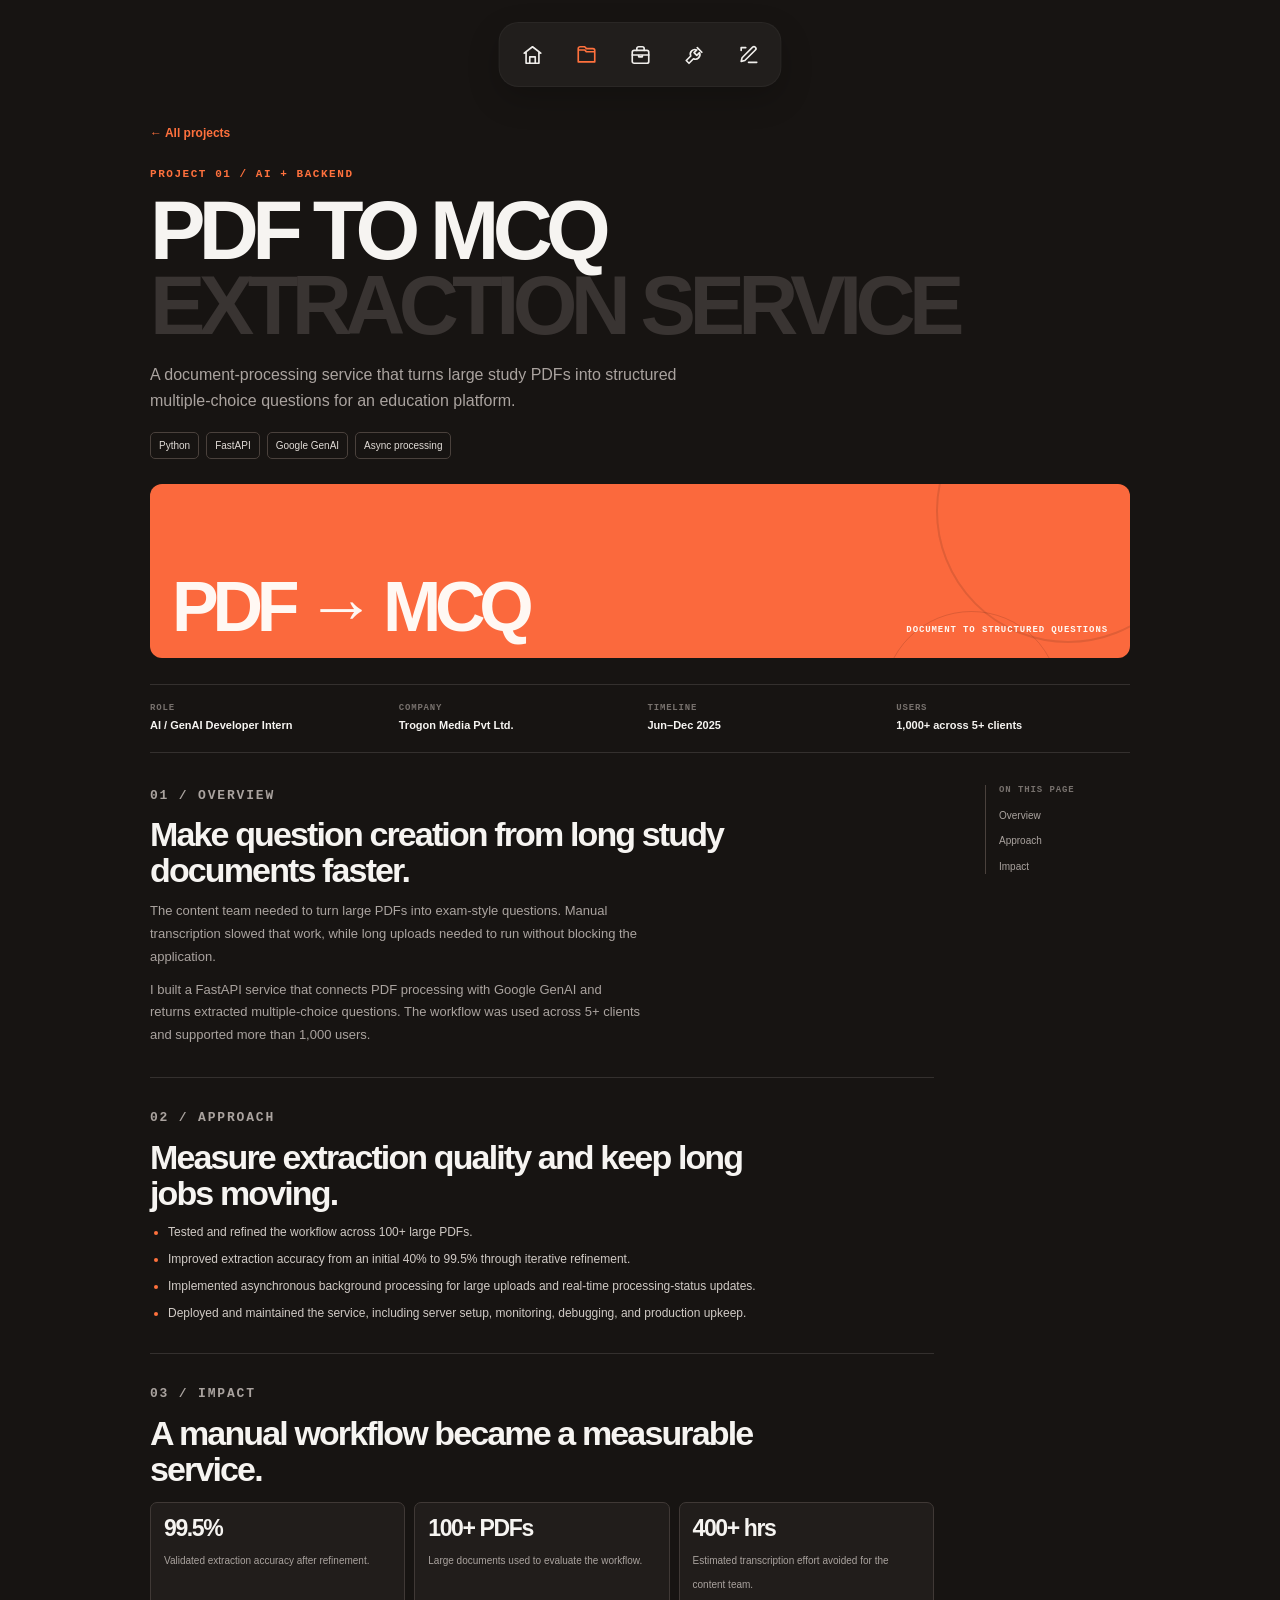
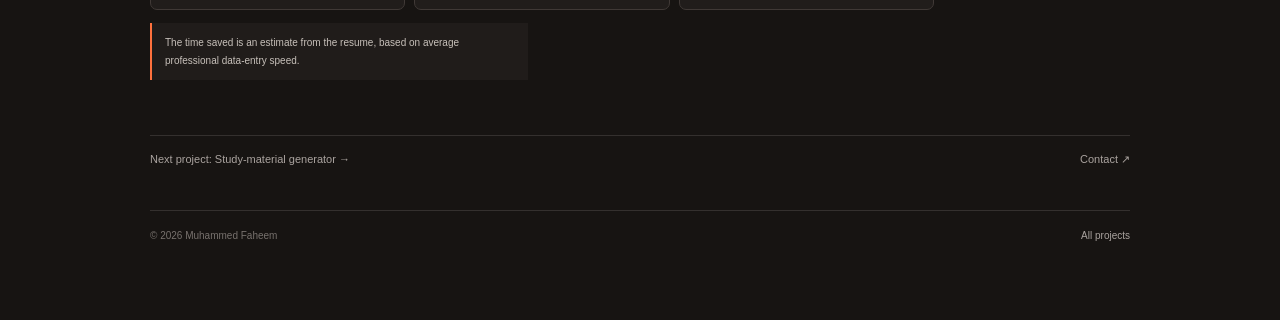
<file: projects/mcq-extraction.html>
<!doctype html>
<html lang="en">
<head>
  <meta charset="utf-8">
  <meta name="viewport" content="width=device-width, initial-scale=1">
  <meta name="theme-color" content="#171412">
  <meta name="description" content="Muhammed Faheem's case study of a FastAPI and Google GenAI service for extracting multiple-choice questions from large PDFs.">
  <title>PDF to MCQ Extraction Service — Muhammed Faheem</title>
  <link rel="stylesheet" href="../style.css">
  <link rel="stylesheet" href="../project-pages.css">
</head>
<body>
  <a class="skip-link" href="#main">Skip to content</a>
  <nav class="icon-dock" aria-label="Primary navigation">
    <a href="../index.html" aria-label="Home" title="Home"><svg viewBox="0 0 24 24" aria-hidden="true"><path d="m3 10 9-7 9 7M5 9v12h14V9M9 21v-7h6v7"/></svg></a>
    <a href="index.html" aria-label="Projects" aria-current="page" title="Projects"><svg viewBox="0 0 24 24" aria-hidden="true"><path d="M3 6.5h7l2 2H21v11H3zM3 6.5V5a2 2 0 0 1 2-2h5l2 2h7a2 2 0 0 1 2 2v1.5"/></svg></a>
    <a href="../experience.html" aria-label="Experience" title="Experience"><svg viewBox="0 0 24 24" aria-hidden="true"><rect x="3" y="7" width="18" height="14" rx="2"/><path d="M8 7V5a2 2 0 0 1 2-2h4a2 2 0 0 1 2 2v2M3 12h18M10 12v2h4v-2"/></svg></a>
    <a href="../tools.html" aria-label="Tools and skills" title="Tools and skills"><svg viewBox="0 0 24 24" aria-hidden="true"><path d="M14.5 6.5a5 5 0 0 0-6.6 6.6L3 18l3 3 4.9-4.9a5 5 0 0 0 6.6-6.6l-3 3-3-3z"/><path d="m15 4 5 5"/></svg></a>
    <a href="../contact.html" aria-label="Contact" title="Contact"><svg viewBox="0 0 24 24" aria-hidden="true"><path d="M12 20h9"/><path d="M16.5 3.5a2.1 2.1 0 0 1 3 3L8 18l-4 1 1-4z"/><path d="M4 7V4h5"/></svg></a>
  </nav>

  <div class="site-shell project-detail-shell">
    <main class="main-column" id="main">
      <a class="case-back" href="index.html">← All projects</a>
      <header class="case-hero">
        <p class="eyebrow">Project 01 / AI + backend</p>
        <h1 class="case-title">PDF to MCQ<span>Extraction service</span></h1>
        <p class="case-lead">A document-processing service that turns large study PDFs into structured multiple-choice questions for an education platform.</p>
        <ul class="case-tags" aria-label="Technologies"><li>Python</li><li>FastAPI</li><li>Google GenAI</li><li>Async processing</li></ul>
        <div class="case-cover cover-mcq" aria-hidden="true"><span class="cover-mark">PDF → MCQ</span><span class="cover-note">Document to structured questions</span></div>
      </header>

      <section class="case-facts" aria-label="Project facts">
        <div class="case-fact"><span>Role</span><strong>AI / GenAI Developer Intern</strong></div><div class="case-fact"><span>Company</span><strong>Trogon Media Pvt Ltd.</strong></div><div class="case-fact"><span>Timeline</span><strong>Jun–Dec 2025</strong></div><div class="case-fact"><span>Users</span><strong>1,000+ across 5+ clients</strong></div>
      </section>

      <div class="case-story-layout">
        <article class="case-story">
          <section class="case-section" id="overview"><p class="eyebrow">01 / Overview</p><h2>Make question creation from long study documents faster.</h2><p>The content team needed to turn large PDFs into exam-style questions. Manual transcription slowed that work, while long uploads needed to run without blocking the application.</p><p>I built a FastAPI service that connects PDF processing with Google GenAI and returns extracted multiple-choice questions. The workflow was used across 5+ clients and supported more than 1,000 users.</p></section>
          <section class="case-section" id="approach"><p class="eyebrow">02 / Approach</p><h2>Measure extraction quality and keep long jobs moving.</h2><ul class="case-points"><li>Tested and refined the workflow across 100+ large PDFs.</li><li>Improved extraction accuracy from an initial 40% to 99.5% through iterative refinement.</li><li>Implemented asynchronous background processing for large uploads and real-time processing-status updates.</li><li>Deployed and maintained the service, including server setup, monitoring, debugging, and production upkeep.</li></ul></section>
          <section class="case-section" id="impact"><p class="eyebrow">03 / Impact</p><h2>A manual workflow became a measurable service.</h2><div class="case-results"><div class="case-result"><strong>99.5%</strong><span>Validated extraction accuracy after refinement.</span></div><div class="case-result"><strong>100+ PDFs</strong><span>Large documents used to evaluate the workflow.</span></div><div class="case-result"><strong>400+ hrs</strong><span>Estimated transcription effort avoided for the content team.</span></div></div><p class="case-note">The time saved is an estimate from the resume, based on average professional data-entry speed.</p></section>
        </article>
        <nav class="case-toc" aria-label="On this page"><span>On this page</span><a href="#overview">Overview</a><a href="#approach">Approach</a><a href="#impact">Impact</a></nav>
      </div>
      <nav class="case-pagination" aria-label="Project navigation"><a href="ncert-generator.html">Next project: Study-material generator →</a><a href="../contact.html">Contact ↗</a></nav>
      <footer class="site-footer"><span>© 2026 Muhammed Faheem</span><a href="index.html">All projects</a></footer>
    </main>
  </div>
</body>
</html>
</file>
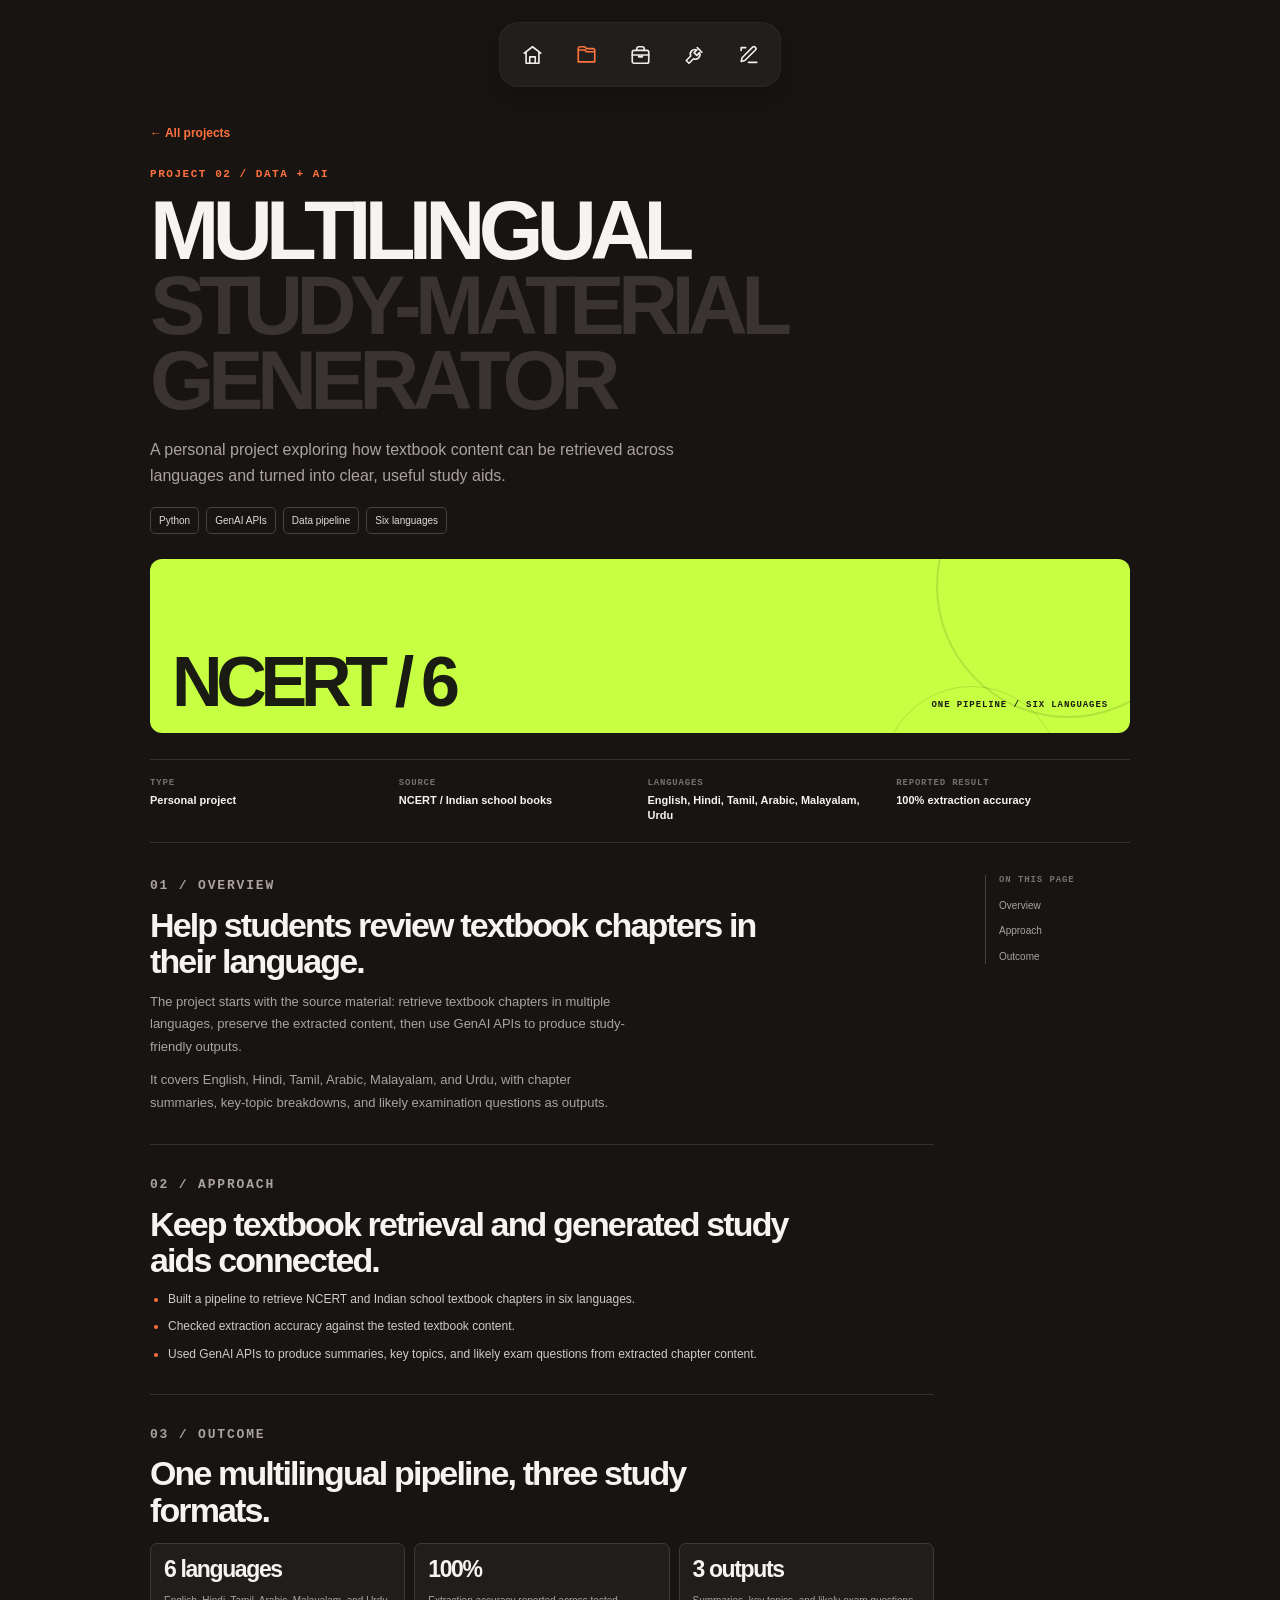
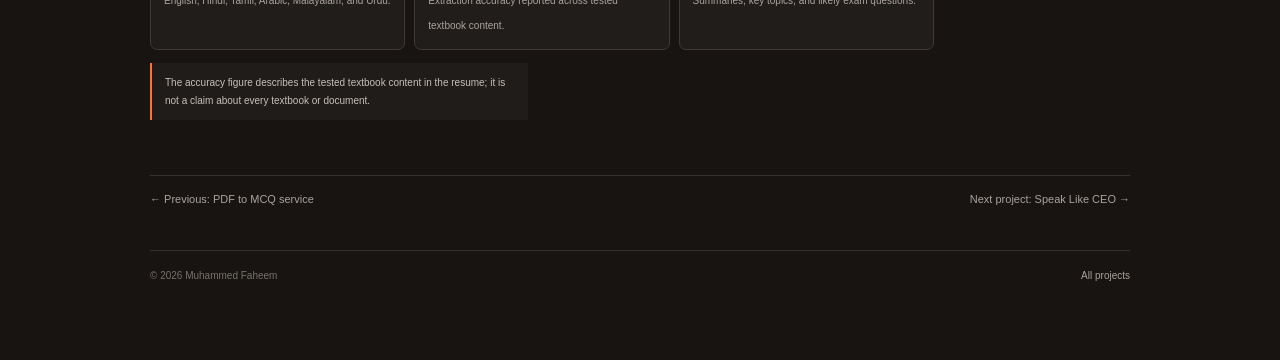
<file: projects/ncert-generator.html>
<!doctype html>
<html lang="en">
<head>
  <meta charset="utf-8">
  <meta name="viewport" content="width=device-width, initial-scale=1">
  <meta name="theme-color" content="#171412">
  <meta name="description" content="Case study: a multilingual NCERT pipeline to retrieve textbook chapters and generate study materials.">
  <title>Multilingual Study-Material Generator — Muhammed Faheem</title>
  <link rel="stylesheet" href="../style.css">
  <link rel="stylesheet" href="../project-pages.css">
</head>
<body>
  <a class="skip-link" href="#main">Skip to content</a>
  <nav class="icon-dock" aria-label="Primary navigation">
    <a href="../index.html" aria-label="Home" title="Home"><svg viewBox="0 0 24 24" aria-hidden="true"><path d="m3 10 9-7 9 7M5 9v12h14V9M9 21v-7h6v7"/></svg></a>
    <a href="index.html" aria-label="Projects" aria-current="page" title="Projects"><svg viewBox="0 0 24 24" aria-hidden="true"><path d="M3 6.5h7l2 2H21v11H3zM3 6.5V5a2 2 0 0 1 2-2h5l2 2h7a2 2 0 0 1 2 2v1.5"/></svg></a>
    <a href="../experience.html" aria-label="Experience" title="Experience"><svg viewBox="0 0 24 24" aria-hidden="true"><rect x="3" y="7" width="18" height="14" rx="2"/><path d="M8 7V5a2 2 0 0 1 2-2h4a2 2 0 0 1 2 2v2M3 12h18M10 12v2h4v-2"/></svg></a>
    <a href="../tools.html" aria-label="Tools and skills" title="Tools and skills"><svg viewBox="0 0 24 24" aria-hidden="true"><path d="M14.5 6.5a5 5 0 0 0-6.6 6.6L3 18l3 3 4.9-4.9a5 5 0 0 0 6.6-6.6l-3 3-3-3z"/><path d="m15 4 5 5"/></svg></a>
    <a href="../contact.html" aria-label="Contact" title="Contact"><svg viewBox="0 0 24 24" aria-hidden="true"><path d="M12 20h9"/><path d="M16.5 3.5a2.1 2.1 0 0 1 3 3L8 18l-4 1 1-4z"/><path d="M4 7V4h5"/></svg></a>
  </nav>

  <div class="site-shell project-detail-shell">
    <main class="main-column" id="main">
      <a class="case-back" href="index.html">← All projects</a>
      <header class="case-hero">
        <p class="eyebrow">Project 02 / Data + AI</p>
        <h1 class="case-title">Multilingual<span>Study-material generator</span></h1>
        <p class="case-lead">A personal project exploring how textbook content can be retrieved across languages and turned into clear, useful study aids.</p>
        <ul class="case-tags" aria-label="Tools and scope"><li>Python</li><li>GenAI APIs</li><li>Data pipeline</li><li>Six languages</li></ul>
        <div class="case-cover cover-ncert" aria-hidden="true"><span class="cover-mark">NCERT / 6</span><span class="cover-note">One pipeline / six languages</span></div>
      </header>

      <section class="case-facts" aria-label="Project facts">
        <div class="case-fact"><span>Type</span><strong>Personal project</strong></div><div class="case-fact"><span>Source</span><strong>NCERT / Indian school books</strong></div><div class="case-fact"><span>Languages</span><strong>English, Hindi, Tamil, Arabic, Malayalam, Urdu</strong></div><div class="case-fact"><span>Reported result</span><strong>100% extraction accuracy</strong></div>
      </section>

      <div class="case-story-layout">
        <article class="case-story">
          <section class="case-section" id="overview"><p class="eyebrow">01 / Overview</p><h2>Help students review textbook chapters in their language.</h2><p>The project starts with the source material: retrieve textbook chapters in multiple languages, preserve the extracted content, then use GenAI APIs to produce study-friendly outputs.</p><p>It covers English, Hindi, Tamil, Arabic, Malayalam, and Urdu, with chapter summaries, key-topic breakdowns, and likely examination questions as outputs.</p></section>
          <section class="case-section" id="approach"><p class="eyebrow">02 / Approach</p><h2>Keep textbook retrieval and generated study aids connected.</h2><ul class="case-points"><li>Built a pipeline to retrieve NCERT and Indian school textbook chapters in six languages.</li><li>Checked extraction accuracy against the tested textbook content.</li><li>Used GenAI APIs to produce summaries, key topics, and likely exam questions from extracted chapter content.</li></ul></section>
          <section class="case-section" id="outcome"><p class="eyebrow">03 / Outcome</p><h2>One multilingual pipeline, three study formats.</h2><div class="case-results"><div class="case-result"><strong>6 languages</strong><span>English, Hindi, Tamil, Arabic, Malayalam, and Urdu.</span></div><div class="case-result"><strong>100%</strong><span>Extraction accuracy reported across tested textbook content.</span></div><div class="case-result"><strong>3 outputs</strong><span>Summaries, key topics, and likely exam questions.</span></div></div><p class="case-note">The accuracy figure describes the tested textbook content in the resume; it is not a claim about every textbook or document.</p></section>
        </article>
        <nav class="case-toc" aria-label="On this page"><span>On this page</span><a href="#overview">Overview</a><a href="#approach">Approach</a><a href="#outcome">Outcome</a></nav>
      </div>
      <nav class="case-pagination" aria-label="Project navigation"><a href="mcq-extraction.html">← Previous: PDF to MCQ service</a><a href="speak-like-ceo.html">Next project: Speak Like CEO →</a></nav>
      <footer class="site-footer"><span>© 2026 Muhammed Faheem</span><a href="index.html">All projects</a></footer>
    </main>
  </div>
</body>
</html>
</file>
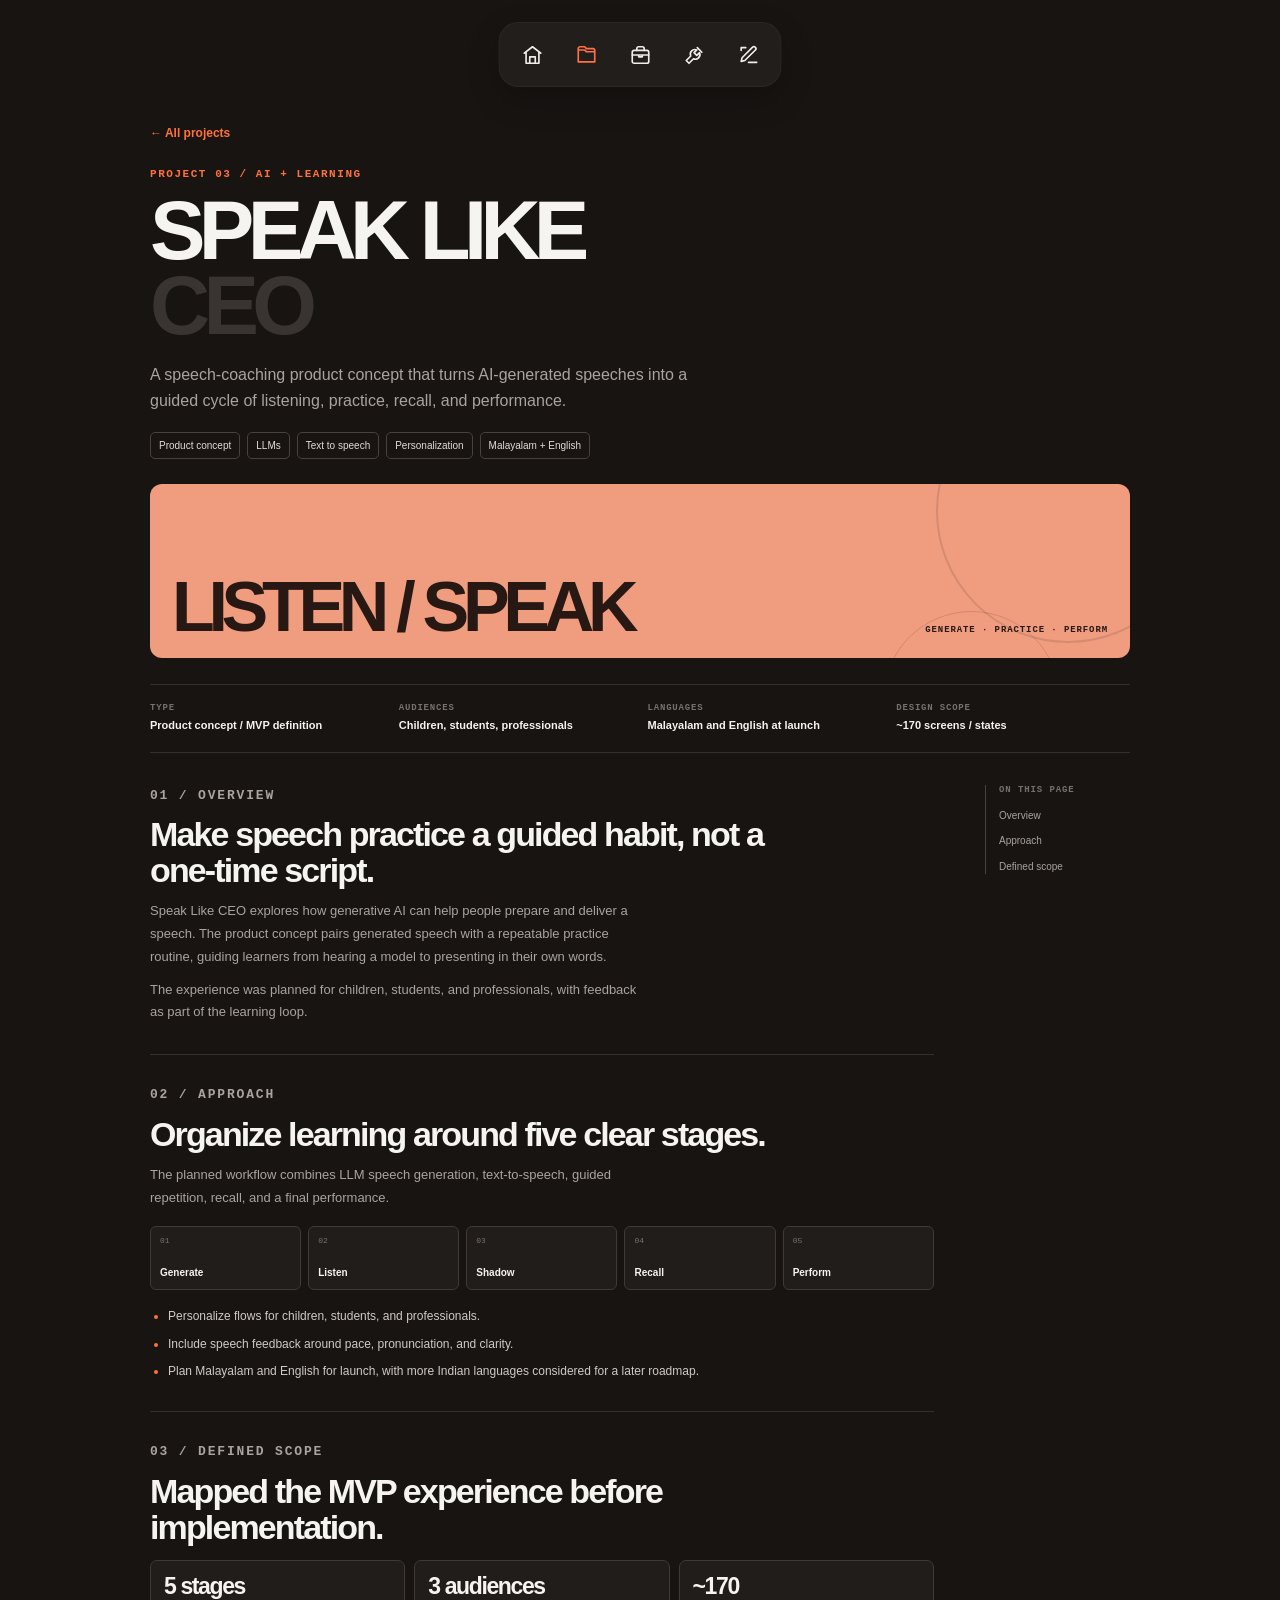
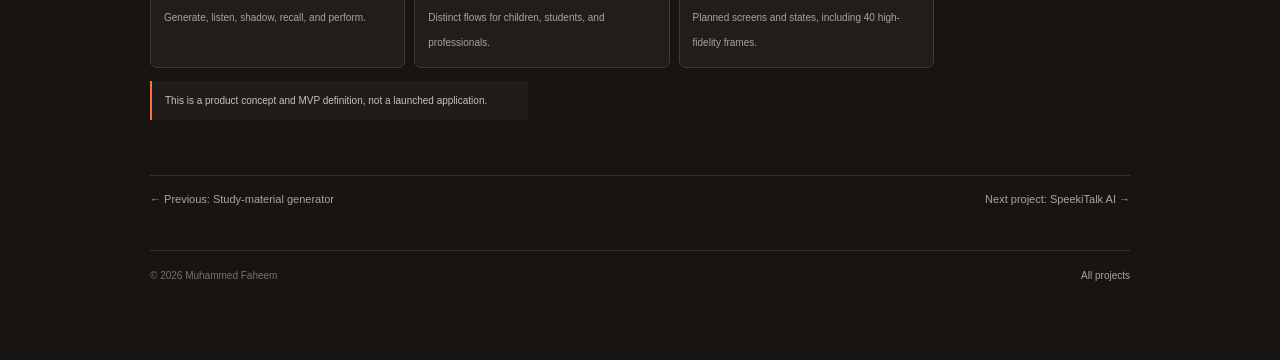
<file: projects/speak-like-ceo.html>
<!doctype html>
<html lang="en">
<head>
  <meta charset="utf-8">
  <meta name="viewport" content="width=device-width, initial-scale=1">
  <meta name="theme-color" content="#171412">
  <meta name="description" content="Speak Like CEO: an AI speech-coaching concept defined around a five-stage practice loop and multilingual MVP.">
  <title>Speak Like CEO — Muhammed Faheem</title>
  <link rel="stylesheet" href="../style.css">
  <link rel="stylesheet" href="../project-pages.css">
</head>
<body>
  <a class="skip-link" href="#main">Skip to content</a>
  <nav class="icon-dock" aria-label="Primary navigation">
    <a href="../index.html" aria-label="Home" title="Home"><svg viewBox="0 0 24 24" aria-hidden="true"><path d="m3 10 9-7 9 7M5 9v12h14V9M9 21v-7h6v7"/></svg></a>
    <a href="index.html" aria-label="Projects" aria-current="page" title="Projects"><svg viewBox="0 0 24 24" aria-hidden="true"><path d="M3 6.5h7l2 2H21v11H3zM3 6.5V5a2 2 0 0 1 2-2h5l2 2h7a2 2 0 0 1 2 2v1.5"/></svg></a>
    <a href="../experience.html" aria-label="Experience" title="Experience"><svg viewBox="0 0 24 24" aria-hidden="true"><rect x="3" y="7" width="18" height="14" rx="2"/><path d="M8 7V5a2 2 0 0 1 2-2h4a2 2 0 0 1 2 2v2M3 12h18M10 12v2h4v-2"/></svg></a>
    <a href="../tools.html" aria-label="Tools and skills" title="Tools and skills"><svg viewBox="0 0 24 24" aria-hidden="true"><path d="M14.5 6.5a5 5 0 0 0-6.6 6.6L3 18l3 3 4.9-4.9a5 5 0 0 0 6.6-6.6l-3 3-3-3z"/><path d="m15 4 5 5"/></svg></a>
    <a href="../contact.html" aria-label="Contact" title="Contact"><svg viewBox="0 0 24 24" aria-hidden="true"><path d="M12 20h9"/><path d="M16.5 3.5a2.1 2.1 0 0 1 3 3L8 18l-4 1 1-4z"/><path d="M4 7V4h5"/></svg></a>
  </nav>

  <div class="site-shell project-detail-shell">
    <main class="main-column" id="main">
      <a class="case-back" href="index.html">← All projects</a>
      <header class="case-hero">
        <p class="eyebrow">Project 03 / AI + learning</p>
        <h1 class="case-title">Speak Like<span>CEO</span></h1>
        <p class="case-lead">A speech-coaching product concept that turns AI-generated speeches into a guided cycle of listening, practice, recall, and performance.</p>
        <ul class="case-tags" aria-label="Focus areas"><li>Product concept</li><li>LLMs</li><li>Text to speech</li><li>Personalization</li><li>Malayalam + English</li></ul>
        <div class="case-cover cover-ceo" aria-hidden="true"><span class="cover-mark">Listen / Speak</span><span class="cover-note">Generate · Practice · Perform</span></div>
      </header>

      <section class="case-facts" aria-label="Project facts">
        <div class="case-fact"><span>Type</span><strong>Product concept / MVP definition</strong></div><div class="case-fact"><span>Audiences</span><strong>Children, students, professionals</strong></div><div class="case-fact"><span>Languages</span><strong>Malayalam and English at launch</strong></div><div class="case-fact"><span>Design scope</span><strong>~170 screens / states</strong></div>
      </section>

      <div class="case-story-layout">
        <article class="case-story">
          <section class="case-section" id="overview"><p class="eyebrow">01 / Overview</p><h2>Make speech practice a guided habit, not a one-time script.</h2><p>Speak Like CEO explores how generative AI can help people prepare and deliver a speech. The product concept pairs generated speech with a repeatable practice routine, guiding learners from hearing a model to presenting in their own words.</p><p>The experience was planned for children, students, and professionals, with feedback as part of the learning loop.</p></section>
          <section class="case-section" id="approach"><p class="eyebrow">02 / Approach</p><h2>Organize learning around five clear stages.</h2><p>The planned workflow combines LLM speech generation, text-to-speech, guided repetition, recall, and a final performance.</p><div class="case-stages" aria-label="Five-stage speech practice"><div class="case-stage"><span>01</span><strong>Generate</strong></div><div class="case-stage"><span>02</span><strong>Listen</strong></div><div class="case-stage"><span>03</span><strong>Shadow</strong></div><div class="case-stage"><span>04</span><strong>Recall</strong></div><div class="case-stage"><span>05</span><strong>Perform</strong></div></div><ul class="case-points"><li>Personalize flows for children, students, and professionals.</li><li>Include speech feedback around pace, pronunciation, and clarity.</li><li>Plan Malayalam and English for launch, with more Indian languages considered for a later roadmap.</li></ul></section>
          <section class="case-section" id="scope"><p class="eyebrow">03 / Defined scope</p><h2>Mapped the MVP experience before implementation.</h2><div class="case-results"><div class="case-result"><strong>5 stages</strong><span>Generate, listen, shadow, recall, and perform.</span></div><div class="case-result"><strong>3 audiences</strong><span>Distinct flows for children, students, and professionals.</span></div><div class="case-result"><strong>~170</strong><span>Planned screens and states, including 40 high-fidelity frames.</span></div></div><p class="case-note">This is a product concept and MVP definition, not a launched application.</p></section>
        </article>
        <nav class="case-toc" aria-label="On this page"><span>On this page</span><a href="#overview">Overview</a><a href="#approach">Approach</a><a href="#scope">Defined scope</a></nav>
      </div>
      <nav class="case-pagination" aria-label="Project navigation"><a href="ncert-generator.html">← Previous: Study-material generator</a><a href="speekitalk-ai.html">Next project: SpeekiTalk AI →</a></nav>
      <footer class="site-footer"><span>© 2026 Muhammed Faheem</span><a href="index.html">All projects</a></footer>
    </main>
  </div>
</body>
</html>
</file>
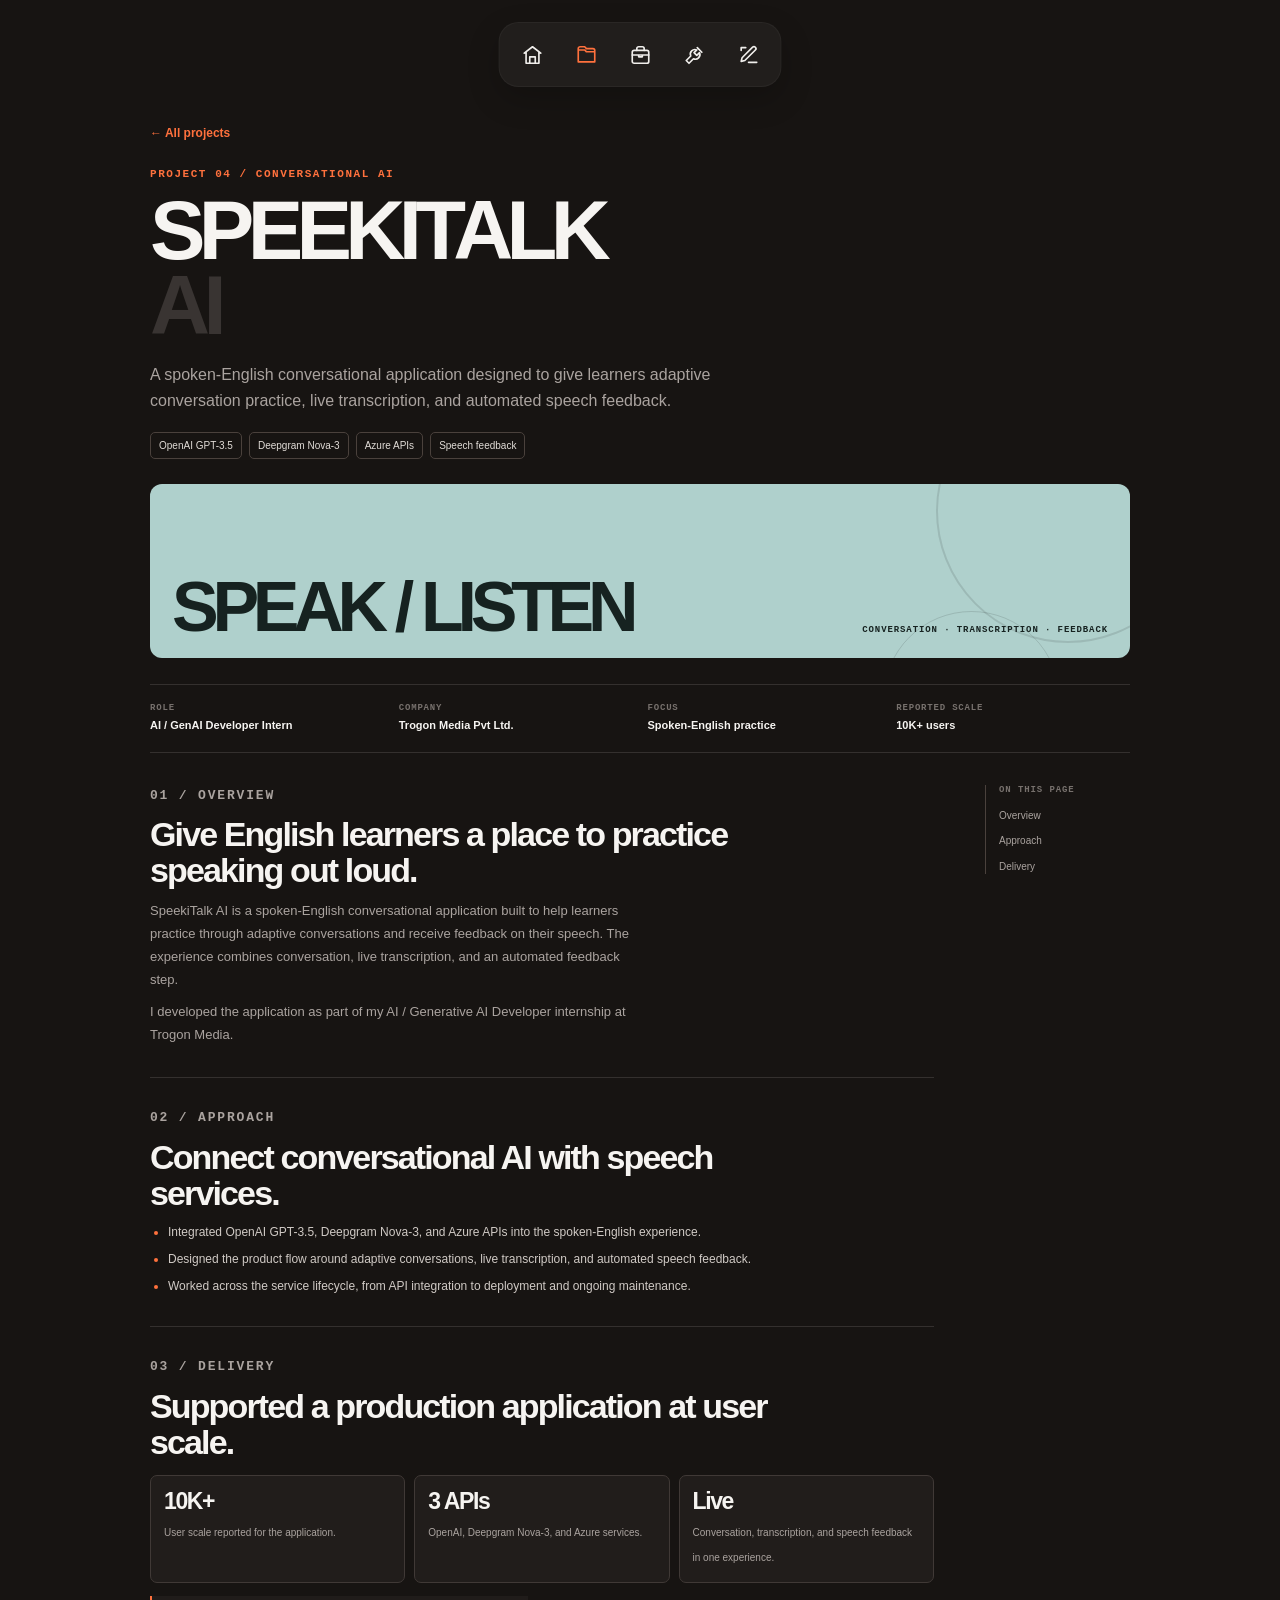
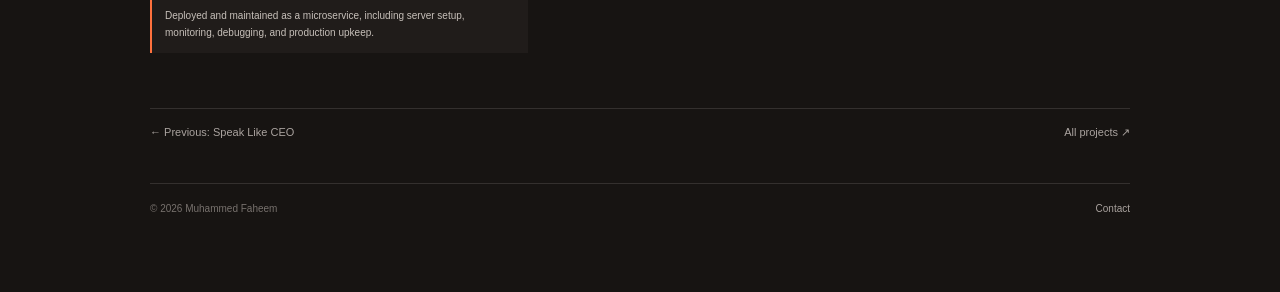
<file: projects/speekitalk-ai.html>
<!doctype html>
<html lang="en">
<head>
  <meta charset="utf-8">
  <meta name="viewport" content="width=device-width, initial-scale=1">
  <meta name="theme-color" content="#171412">
  <meta name="description" content="SpeekiTalk AI: a spoken-English conversational application with transcription and automated speech feedback.">
  <title>SpeekiTalk AI — Muhammed Faheem</title>
  <link rel="stylesheet" href="../style.css">
  <link rel="stylesheet" href="../project-pages.css">
</head>
<body>
  <a class="skip-link" href="#main">Skip to content</a>
  <nav class="icon-dock" aria-label="Primary navigation">
    <a href="../index.html" aria-label="Home" title="Home"><svg viewBox="0 0 24 24" aria-hidden="true"><path d="m3 10 9-7 9 7M5 9v12h14V9M9 21v-7h6v7"/></svg></a>
    <a href="index.html" aria-label="Projects" aria-current="page" title="Projects"><svg viewBox="0 0 24 24" aria-hidden="true"><path d="M3 6.5h7l2 2H21v11H3zM3 6.5V5a2 2 0 0 1 2-2h5l2 2h7a2 2 0 0 1 2 2v1.5"/></svg></a>
    <a href="../experience.html" aria-label="Experience" title="Experience"><svg viewBox="0 0 24 24" aria-hidden="true"><rect x="3" y="7" width="18" height="14" rx="2"/><path d="M8 7V5a2 2 0 0 1 2-2h4a2 2 0 0 1 2 2v2M3 12h18M10 12v2h4v-2"/></svg></a>
    <a href="../tools.html" aria-label="Tools and skills" title="Tools and skills"><svg viewBox="0 0 24 24" aria-hidden="true"><path d="M14.5 6.5a5 5 0 0 0-6.6 6.6L3 18l3 3 4.9-4.9a5 5 0 0 0 6.6-6.6l-3 3-3-3z"/><path d="m15 4 5 5"/></svg></a>
    <a href="../contact.html" aria-label="Contact" title="Contact"><svg viewBox="0 0 24 24" aria-hidden="true"><path d="M12 20h9"/><path d="M16.5 3.5a2.1 2.1 0 0 1 3 3L8 18l-4 1 1-4z"/><path d="M4 7V4h5"/></svg></a>
  </nav>

  <div class="site-shell project-detail-shell">
    <main class="main-column" id="main">
      <a class="case-back" href="index.html">← All projects</a>
      <header class="case-hero">
        <p class="eyebrow">Project 04 / Conversational AI</p>
        <h1 class="case-title">SpeekiTalk<span>AI</span></h1>
        <p class="case-lead">A spoken-English conversational application designed to give learners adaptive conversation practice, live transcription, and automated speech feedback.</p>
        <ul class="case-tags" aria-label="Integrations"><li>OpenAI GPT-3.5</li><li>Deepgram Nova-3</li><li>Azure APIs</li><li>Speech feedback</li></ul>
        <div class="case-cover cover-speeki" aria-hidden="true"><span class="cover-mark">Speak / Listen</span><span class="cover-note">Conversation · Transcription · Feedback</span></div>
      </header>

      <section class="case-facts" aria-label="Project facts">
        <div class="case-fact"><span>Role</span><strong>AI / GenAI Developer Intern</strong></div><div class="case-fact"><span>Company</span><strong>Trogon Media Pvt Ltd.</strong></div><div class="case-fact"><span>Focus</span><strong>Spoken-English practice</strong></div><div class="case-fact"><span>Reported scale</span><strong>10K+ users</strong></div>
      </section>

      <div class="case-story-layout">
        <article class="case-story">
          <section class="case-section" id="overview"><p class="eyebrow">01 / Overview</p><h2>Give English learners a place to practice speaking out loud.</h2><p>SpeekiTalk AI is a spoken-English conversational application built to help learners practice through adaptive conversations and receive feedback on their speech. The experience combines conversation, live transcription, and an automated feedback step.</p><p>I developed the application as part of my AI / Generative AI Developer internship at Trogon Media.</p></section>
          <section class="case-section" id="approach"><p class="eyebrow">02 / Approach</p><h2>Connect conversational AI with speech services.</h2><ul class="case-points"><li>Integrated OpenAI GPT-3.5, Deepgram Nova-3, and Azure APIs into the spoken-English experience.</li><li>Designed the product flow around adaptive conversations, live transcription, and automated speech feedback.</li><li>Worked across the service lifecycle, from API integration to deployment and ongoing maintenance.</li></ul></section>
          <section class="case-section" id="delivery"><p class="eyebrow">03 / Delivery</p><h2>Supported a production application at user scale.</h2><div class="case-results"><div class="case-result"><strong>10K+</strong><span>User scale reported for the application.</span></div><div class="case-result"><strong>3 APIs</strong><span>OpenAI, Deepgram Nova-3, and Azure services.</span></div><div class="case-result"><strong>Live</strong><span>Conversation, transcription, and speech feedback in one experience.</span></div></div><p class="case-note">Deployed and maintained as a microservice, including server setup, monitoring, debugging, and production upkeep.</p></section>
        </article>
        <nav class="case-toc" aria-label="On this page"><span>On this page</span><a href="#overview">Overview</a><a href="#approach">Approach</a><a href="#delivery">Delivery</a></nav>
      </div>
      <nav class="case-pagination" aria-label="Project navigation"><a href="speak-like-ceo.html">← Previous: Speak Like CEO</a><a href="index.html">All projects ↗</a></nav>
      <footer class="site-footer"><span>© 2026 Muhammed Faheem</span><a href="../contact.html">Contact</a></footer>
    </main>
  </div>
</body>
</html>
</file>
<file: style.css>
:root {
  color-scheme: dark;
  --bg: #171412;
  --panel: #f4f2ef;
  --ink: #181513;
  --fg: #f6f4f1;
  --muted: #aaa39f;
  --soft: #77716d;
  --line: #34302e;
  --orange: #ff713d;
  --orange-dark: #d94e20;
  --lime: #c7ff42;
  --content: 1120px;
}
* { box-sizing: border-box; }
html { scroll-behavior: auto; scroll-padding-top: 96px; }
body {
  margin: 0;
  background: var(--bg);
  color: var(--fg);
  font: 400 16px/1.55 -apple-system, BlinkMacSystemFont, "Segoe UI", sans-serif;
  -webkit-font-smoothing: antialiased;
  text-rendering: optimizeLegibility;
}
a { color: inherit; text-decoration: none; }
a:focus-visible { outline: 2px solid var(--orange); outline-offset: 4px; }
::selection { color: var(--ink); background: var(--lime); }
.skip-link {
  position: fixed;
  z-index: 30;
  top: -55px;
  left: 16px;
  padding: 10px 14px;
  border-radius: 8px;
  background: var(--lime);
  color: var(--ink);
  font-weight: 700;
}
.skip-link:focus { top: 12px; }
.sr-only { position: absolute; width: 1px; height: 1px; padding: 0; margin: -1px; overflow: hidden; clip: rect(0,0,0,0); white-space: nowrap; border: 0; }

.icon-dock {
  position: fixed;
  z-index: 20;
  top: 22px;
  left: 50%;
  display: flex;
  gap: 5px;
  padding: 8px;
  border: 1px solid rgb(255 255 255 / 4%);
  border-radius: 20px;
  background: #211e1c;
  box-shadow: 0 12px 32px rgb(0 0 0 / 20%);
  transform: translateX(-50%);
}
.icon-dock a {
  width: 49px;
  height: 47px;
  display: grid;
  place-items: center;
  border-radius: 13px;
  color: #f0eeeb;
  transition: color .16s ease, background-color .16s ease, transform .16s ease;
}
.icon-dock a:hover { color: var(--orange); background: #302b28; transform: translateY(-1px); }
.icon-dock a[aria-current="page"] { color: var(--orange); }
.icon-dock svg { width: 22px; height: 22px; stroke: currentColor; stroke-width: 1.8; stroke-linecap: round; stroke-linejoin: round; fill: none; }

.site-shell {
  width: min(var(--content), calc(100% - 64px));
  margin-inline: auto;
  padding: clamp(120px, 13vh, 160px) 0 76px;
  display: grid;
  grid-template-columns: minmax(280px, .5fr) minmax(0, 1fr);
  align-items: start;
  gap: clamp(50px, 6.8vw, 88px);
}
.site-shell.project-detail-shell {
  width: min(980px, calc(100% - 32px));
  grid-template-columns: minmax(0, 1fr);
  gap: 0;
}
.profile-panel {
  position: sticky;
  top: 30px;
  align-self: start;
  max-height: calc(100svh - 60px);
  overflow: auto;
  padding: 16px;
  border-radius: 21px;
  background: var(--panel);
  color: var(--ink);
  scrollbar-width: thin;
}
.profile-photo-frame {
  height: clamp(225px, 17vw, 285px);
  position: relative;
  overflow: hidden;
  border-radius: 15px;
  background: linear-gradient(145deg, #ff6c34, #9f260e);
}
.profile-photo-frame img { width: 100%; height: 100%; display: block; object-fit: cover; object-position: center 37%; }
.profile-photo-frame::after {
  position: absolute;
  top: -132px;
  left: -74px;
  width: 230px;
  height: 230px;
  border: 3px dashed var(--orange);
  border-radius: 50%;
  content: "";
  pointer-events: none;
}
.profile-name { margin: 17px 2px 3px; font-size: clamp(24px, 1.9vw, 30px); font-weight: 760; letter-spacing: -.055em; line-height: 1.08; }
.profile-title { margin: 0 2px; color: #68625e; font-size: 12px; font-weight: 650; letter-spacing: .08em; text-transform: uppercase; }
.profile-badge { width: 36px; height: 36px; display: grid; place-items: center; margin: 15px auto 17px; border-radius: 50%; background: var(--orange); color: #fff8f3; font-size: 19px; line-height: 1; }
.profile-bio { max-width: 34ch; margin: 18px auto 19px; color: #77716d; font-size: 14px; line-height: 1.55; text-align: center; }
.profile-socials { display: flex; justify-content: center; gap: 18px; padding: 9px 0 3px; }
.profile-socials a { width: 34px; height: 34px; display: grid; place-items: center; color: var(--orange); transition: color .16s ease, transform .16s ease; }
.profile-socials a:hover { color: var(--orange-dark); transform: translateY(-2px); }
.profile-socials svg { width: 22px; height: 22px; stroke: currentColor; stroke-width: 1.9; stroke-linecap: round; stroke-linejoin: round; fill: none; }
.profile-socials .fill-icon { fill: currentColor; stroke: none; }
.profile-footer { display: flex; align-items: center; justify-content: space-between; gap: 10px; margin-top: 13px; padding-top: 13px; border-top: 1px solid #dedad5; color: #79736f; font-size: 10px; }
.profile-footer a { color: #524c48; font-weight: 650; }
.profile-footer a:hover { color: var(--orange-dark); }

.main-column { min-width: 0; }
.eyebrow { margin: 0 0 13px; color: var(--orange); font: 700 11px/1.5 ui-monospace, SFMono-Regular, Menlo, monospace; letter-spacing: .14em; text-transform: uppercase; }
h1, h2, h3, p { margin-top: 0; }
.hero-title, .page-title {
  margin: 0;
  font-size: clamp(64px, 6.4vw, 108px);
  font-weight: 820;
  letter-spacing: -.085em;
  line-height: .86;
  text-transform: uppercase;
}
.hero-title span, .page-title span { display: block; color: #393432; }
.hero-lead { max-width: 620px; margin: 23px 0 0; color: var(--muted); font-size: clamp(17px, 1.3vw, 19px); line-height: 1.58; }
.hero-lead strong { color: var(--fg); font-weight: 550; }
.hero-actions { display: flex; flex-wrap: wrap; gap: 22px; align-items: center; margin-top: 25px; }
.text-cta { color: var(--fg); font-size: 13px; font-weight: 650; }
.text-cta span { margin-left: 5px; color: var(--orange); }
.text-cta:hover { color: var(--orange); }

.stats-row { display: grid; grid-template-columns: repeat(3, minmax(0, 1fr)); gap: 16px; max-width: 700px; margin: 38px 0 48px; }
.stat-item strong { display: block; font-size: clamp(36px, 3.7vw, 56px); font-weight: 740; letter-spacing: -.075em; line-height: 1; white-space: nowrap; }
.stat-item span { display: block; max-width: 16ch; margin-top: 9px; color: var(--muted); font-size: 10px; line-height: 1.35; text-transform: uppercase; }
.section-top { display: flex; align-items: end; justify-content: space-between; gap: 22px; margin: 0 0 25px; }
.section-top h2 { margin: 0; font-size: clamp(42px, 4.7vw, 70px); font-weight: 820; letter-spacing: -.08em; line-height: .9; text-transform: uppercase; }
.section-top h2 span { display: block; color: #393432; }
.section-more { flex: 0 0 auto; padding-bottom: 4px; color: var(--orange); font-size: 12px; font-weight: 650; }
.section-more:hover { color: #ff946e; }
.home-projects { scroll-margin-top: 106px; }
.feature-grid { display: grid; grid-template-columns: repeat(2, minmax(0, 1fr)); gap: 18px; }
.feature-card {
  min-height: 190px;
  position: relative;
  display: flex;
  flex-direction: column;
  justify-content: space-between;
  overflow: hidden;
  padding: 20px;
  border-radius: 13px;
  isolation: isolate;
  transition: transform .18s ease;
}
.feature-card:hover { transform: translateY(-4px); }
.feature-card::before { position: absolute; z-index: -1; width: 230px; height: 230px; right: -105px; top: -105px; border: 2px solid rgb(0 0 0 / 10%); border-radius: 50%; content: ""; }
.feature-card.orange { background: #fb693d; color: #fff8f3; }
.feature-card.lime { background: var(--lime); color: #1a1b13; }
.feature-card.dark { background: #35302e; color: var(--fg); }
.feature-icon { width: 38px; height: 38px; display: grid; place-items: center; border-radius: 10px; background: rgb(255 255 255 / 15%); }
.feature-icon svg { width: 22px; height: 22px; stroke: currentColor; stroke-width: 1.7; stroke-linecap: round; stroke-linejoin: round; fill: none; }
.feature-card h3 { max-width: 19ch; margin: 24px 42px 0 0; font-size: clamp(17px, 1.65vw, 22px); font-weight: 730; letter-spacing: -.035em; line-height: 1.15; text-transform: uppercase; }
.feature-number { position: absolute; right: 20px; bottom: 19px; width: 38px; height: 38px; display: grid; place-items: center; border: 1px solid currentColor; border-radius: 10px; font-size: 20px; line-height: 1; }
.feature-label { margin-top: 6px; color: currentColor; opacity: .75; font: 600 9px ui-monospace, SFMono-Regular, Menlo, monospace; letter-spacing: .1em; text-transform: uppercase; }

.page-intro { margin-bottom: 35px; }
.page-intro .eyebrow { margin-bottom: 15px; }
.page-intro p:not(.eyebrow) { max-width: 600px; margin: 22px 0 0; color: var(--muted); font-size: 16px; line-height: 1.65; }
.content-section { margin-top: 63px; scroll-margin-top: 100px; }
.content-section:first-child { margin-top: 0; }
.section-divider { padding-top: 25px; border-top: 1px solid var(--line); }
.section-heading-small { margin: 0 0 19px; color: var(--soft); font: 700 10px ui-monospace, SFMono-Regular, Menlo, monospace; letter-spacing: .13em; text-transform: uppercase; }

.project-list { border-top: 1px solid var(--line); }
.project-row {
  display: grid;
  grid-template-columns: 148px minmax(0, 1fr) 46px;
  align-items: center;
  gap: 23px;
  padding: 17px 12px;
  border-bottom: 1px solid var(--line);
  border-radius: 8px;
  transition: background-color .16s ease, padding .16s ease;
}
.project-row:hover { padding-inline: 18px; background: #211d1b; }
.project-thumb { height: 112px; position: relative; display: grid; place-items: center; overflow: hidden; border-radius: 8px; }
.project-thumb::before, .project-thumb::after { position: absolute; content: ""; }
.project-thumb span { position: relative; z-index: 1; font: 700 11px ui-monospace, SFMono-Regular, Menlo, monospace; letter-spacing: .1em; text-transform: uppercase; }
.thumb-mcq { background: #fb693d; color: #fff8f3; }
.thumb-mcq::before { width: 115px; height: 145px; border: 1px solid rgb(255 255 255 / 42%); border-radius: 5px; background: rgb(255 255 255 / 10%); transform: rotate(-9deg); }
.thumb-mcq::after { width: 58px; height: 3px; margin-top: 37px; background: rgb(255 255 255 / 70%); box-shadow: 0 9px rgb(255 255 255 / 42%), 0 18px rgb(255 255 255 / 25%); }
.thumb-ncert { background: var(--lime); color: #232915; }
.thumb-ncert::before { width: 60px; height: 60px; border: 1px solid rgb(0 0 0 / 30%); border-radius: 50%; box-shadow: 32px 0 0 -1px var(--lime), 32px 0 0 0 rgb(0 0 0 / 25%), 16px 29px 0 -1px var(--lime), 16px 29px 0 0 rgb(0 0 0 / 25%); }
.thumb-speak { background: #f1a78c; color: #281813; }
.thumb-speak::before { width: 124px; height: 52px; border-block: 2px solid rgb(40 24 19 / 32%); background: repeating-linear-gradient(90deg, transparent 0 7px, rgb(40 24 19 / 38%) 8px 10px); }
.thumb-speekitalk { background: #adcfcb; color: #162220; }
.thumb-speekitalk::before { width: 102px; height: 65px; border: 1px solid rgb(22 34 32 / 35%); border-radius: 10px; background: linear-gradient(180deg, transparent 45%, rgb(22 34 32 / 9%) 45%); }
.project-row-copy { display: block; min-width: 0; }
.project-row-copy .project-meta { display: flex; gap: 14px; margin-bottom: 7px; color: var(--soft); font: 600 9px ui-monospace, SFMono-Regular, Menlo, monospace; letter-spacing: .08em; text-transform: uppercase; }
.project-name { display: block; margin: 0 0 5px; font-size: clamp(19px, 2vw, 25px); font-weight: 700; letter-spacing: -.045em; }
.project-description { display: block; max-width: 56ch; margin: 0; color: var(--muted); font-size: 13px; line-height: 1.5; }
.row-arrow { justify-self: end; color: var(--orange); font-size: 23px; }

.experience-list { border-top: 1px solid var(--line); }
.experience-row { display: grid; grid-template-columns: 180px 1fr; gap: 28px; padding: 23px 0; border-bottom: 1px solid var(--line); }
.experience-date { color: var(--soft); font-size: 11px; }
.experience-date span { display: block; margin-top: 5px; }
.experience-row h2 { margin: 0 0 5px; font-size: 22px; font-weight: 700; letter-spacing: -.035em; }
.experience-company { margin: 0 0 10px; color: var(--orange); font-size: 12px; font-weight: 650; }
.experience-row > div > p:not(.experience-company) { max-width: 62ch; margin: 0; color: var(--muted); font-size: 13px; line-height: 1.7; }
.case-bullets { display: grid; gap: 8px; margin: 15px 0 0; padding-left: 18px; color: var(--muted); font-size: 12px; line-height: 1.6; }
.case-bullets li::marker { color: var(--orange); }
.impact-list { display: grid; grid-template-columns: repeat(3, minmax(0,1fr)); gap: 14px; margin-top: 22px; }
.impact-card { padding: 17px; border: 1px solid var(--line); border-radius: 9px; background: #201c1a; }
.impact-card strong { display: block; color: var(--fg); font-size: 24px; letter-spacing: -.05em; }
.impact-card span { display: block; margin-top: 4px; color: var(--muted); font-size: 10px; line-height: 1.45; }

.education-card { padding: 22px; border: 1px solid var(--line); border-radius: 10px; background: #201c1a; }
.education-card h2 { margin: 0 0 6px; font-size: 20px; }
.education-card p { margin: 0; color: var(--muted); font-size: 13px; }
.education-card .education-meta { display: flex; flex-wrap: wrap; gap: 12px 22px; margin-top: 17px; color: var(--soft); font-size: 11px; }

.skill-group-grid { display: grid; grid-template-columns: repeat(2, minmax(0,1fr)); gap: 13px; }
.skill-group { min-height: 120px; padding: 17px; border: 1px solid var(--line); border-radius: 9px; background: #201c1a; }
.skill-group h2 { margin: 0 0 12px; color: var(--soft); font: 700 10px ui-monospace, SFMono-Regular, Menlo, monospace; letter-spacing: .11em; text-transform: uppercase; }
.skill-chips { display: flex; flex-wrap: wrap; gap: 7px; }
.skill-chips span { padding: 5px 8px; border: 1px solid #49413c; border-radius: 5px; color: #e1dcd7; font-size: 11px; }

.contact-panel { padding: clamp(25px, 4vw, 46px); border-radius: 15px; background: var(--orange); color: #24140f; }
.contact-panel .eyebrow { color: #5b2513; }
.contact-panel h2 { max-width: 11ch; margin: 0; font-size: clamp(46px, 6vw, 76px); font-weight: 800; letter-spacing: -.075em; line-height: .92; text-transform: uppercase; }
.contact-panel p { max-width: 48ch; margin: 17px 0 21px; color: #612d1c; font-size: 14px; line-height: 1.6; }
.contact-email { display: inline-flex; align-items: center; gap: 11px; padding: 11px 14px; border: 1px solid rgb(36 20 15 / 32%); border-radius: 7px; color: #281710; font-size: 12px; font-weight: 700; }
.contact-email:hover { background: rgb(255 255 255 / 15%); }
.contact-links { display: grid; gap: 0; margin-top: 25px; border-top: 1px solid var(--line); }
.contact-links a { display: flex; justify-content: space-between; align-items: center; gap: 12px; padding: 14px 3px; border-bottom: 1px solid var(--line); color: var(--fg); font-size: 13px; }
.contact-links a span { color: var(--orange); }
.contact-links a:hover { color: var(--orange); }

.site-footer { display: flex; justify-content: space-between; gap: 16px; margin-top: 42px; padding-top: 17px; border-top: 1px solid var(--line); color: var(--soft); font-size: 10px; }
.site-footer a { color: var(--muted); }
.site-footer a:hover { color: var(--orange); }

@media (max-width: 1050px) {
  .site-shell { width: calc(100% - 48px); grid-template-columns: minmax(250px, .65fr) minmax(0, 1fr); gap: 32px; }
  .profile-panel { padding: 16px; }
  .profile-photo-frame { height: clamp(235px, 29vw, 285px); }
  .hero-title, .page-title { font-size: clamp(58px, 7vw, 84px); }
  .stats-row { gap: 12px; }
}
@media (max-width: 820px) {
  .site-shell { width: min(690px, calc(100% - 48px)); padding-top: 116px; grid-template-columns: 1fr; gap: 34px; }
  .profile-panel { position: relative; top: auto; max-height: none; display: grid; grid-template-columns: 190px minmax(0,1fr); align-items: center; gap: 0 19px; padding: 14px; }
  .profile-photo-frame { height: 190px; grid-row: span 4; }
  .profile-name { align-self: end; margin: 0 0 4px; font-size: 25px; }
  .profile-title { font-size: 10px; }
  .profile-bio { align-self: center; margin: 10px 0; text-align: left; }
  .profile-socials { justify-content: flex-start; gap: 10px; padding: 0; }
  .profile-footer { grid-column: 1 / -1; }
  .hero-title, .page-title { font-size: clamp(64px, 11vw, 96px); }
  .stats-row { max-width: none; }
  .section-top h2 { font-size: clamp(47px, 9vw, 72px); }
}
@media (max-width: 560px) {
  .icon-dock { top: 12px; gap: 2px; padding: 6px; border-radius: 16px; }
  .icon-dock a { width: 43px; height: 41px; border-radius: 11px; }
  .icon-dock svg { width: 20px; height: 20px; }
  .site-shell { width: calc(100% - 32px); padding-top: 91px; gap: 26px; }
  .profile-panel { grid-template-columns: 104px minmax(0,1fr); gap: 0 13px; padding: 11px; border-radius: 15px; }
  .profile-photo-frame { height: 128px; border-radius: 10px; }
  .profile-photo-frame::after { top: -155px; left: -100px; }
  .profile-name { font-size: 20px; }
  .profile-title { font-size: 8px; letter-spacing: .05em; }
  .profile-bio { margin: 7px 0; font-size: 11px; line-height: 1.4; }
  .profile-socials { gap: 7px; }
  .profile-socials a { width: 26px; height: 26px; }
  .profile-socials svg { width: 18px; height: 18px; }
  .profile-footer { margin-top: 9px; padding-top: 9px; font-size: 9px; }
  .hero-title, .page-title { font-size: clamp(52px, 14vw, 75px); }
  .hero-lead { margin-top: 18px; font-size: 16px; }
  .hero-actions { margin-top: 19px; }
  .stats-row { gap: 10px; margin: 37px 0 48px; }
  .stat-item strong { font-size: clamp(33px, 10vw, 46px); }
  .stat-item span { margin-top: 7px; font-size: 9px; }
  .feature-grid { gap: 11px; }
  .feature-card { min-height: 180px; padding: 16px; border-radius: 10px; }
  .feature-card h3 { margin-top: 17px; font-size: 15px; }
  .feature-number { right: 12px; bottom: 12px; width: 30px; height: 30px; }
  .section-top { align-items: flex-start; flex-direction: column; }
  .section-top h2 { font-size: 48px; }
  .section-more { padding: 0; }
  .content-section { margin-top: 56px; }
  .project-row { grid-template-columns: 82px minmax(0,1fr) 22px; gap: 12px; padding: 12px 2px; }
  .project-row:hover { padding-inline: 6px; }
  .project-thumb { height: 78px; border-radius: 6px; }
  .project-row-copy .project-meta { flex-wrap: wrap; gap: 4px 9px; font-size: 8px; }
  .project-name { font-size: 16px; }
  .project-description { font-size: 11px; }
  .case-bullets { font-size: 11px; }
  .row-arrow { font-size: 18px; }
  .experience-row { grid-template-columns: 1fr; gap: 10px; padding: 18px 0; }
  .experience-date { display: flex; gap: 15px; }
  .experience-date span { margin-top: 0; }
  .experience-row h2 { font-size: 19px; }
  .impact-list { grid-template-columns: 1fr; gap: 9px; }
  .impact-card { padding: 13px; }
  .skill-group-grid { grid-template-columns: 1fr; }
  .site-footer { flex-wrap: wrap; margin-top: 40px; font-size: 9px; }
}
@media (prefers-reduced-motion: reduce) {
  *, *::before, *::after { scroll-behavior: auto !important; transition-duration: .01ms !important; }
}
</file>
<file: project-pages.css>
.case-back { display: inline-flex; align-items: center; gap: 8px; margin-bottom: 23px; color: var(--orange); font-size: 12px; font-weight: 650; }
.case-back:hover { color: #ff9a76; }
.case-hero { padding-bottom: 26px; border-bottom: 1px solid var(--line); }
.case-hero .eyebrow { margin-bottom: 12px; }
.case-title { max-width: 850px; margin: 0; font-size: clamp(48px, 6.5vw, 88px); font-weight: 820; letter-spacing: -.08em; line-height: .9; text-transform: uppercase; }
.case-title span { display: block; color: #393432; }
.case-lead { max-width: 65ch; margin: 18px 0 17px; color: var(--muted); font-size: 16px; line-height: 1.65; }
.case-tags { display: flex; flex-wrap: wrap; gap: 7px; margin: 0; padding: 0; list-style: none; }
.case-tags li { padding: 5px 8px; border: 1px solid #4a413c; border-radius: 5px; color: #e1dcd7; font-size: 10px; }
.case-cover { min-height: 174px; position: relative; display: flex; align-items: end; justify-content: space-between; gap: 20px; overflow: hidden; margin-top: 25px; padding: 19px 22px; border-radius: 12px; isolation: isolate; }
.case-cover::before { position: absolute; z-index: -1; width: 260px; height: 260px; right: -70px; top: -105px; border: 2px solid rgb(0 0 0 / 11%); border-radius: 50%; content: ""; }
.case-cover::after { position: absolute; z-index: -1; width: 175px; height: 175px; right: 70px; bottom: -130px; border: 1px solid rgb(0 0 0 / 12%); border-radius: 50%; content: ""; }
.case-cover.cover-mcq { background: #fb693d; color: #fff8f3; }
.case-cover.cover-ncert { background: var(--lime); color: #1a1b13; }
.case-cover.cover-ceo { background: #ef9c7f; color: #281813; }
.case-cover.cover-speeki { background: #afd0cc; color: #162220; }
.cover-mark { font-size: clamp(43px, 6vw, 70px); font-weight: 800; letter-spacing: -.09em; line-height: .9; text-transform: uppercase; }
.cover-note { padding-bottom: 4px; font: 650 9px ui-monospace, SFMono-Regular, Menlo, monospace; letter-spacing: .1em; text-align: right; text-transform: uppercase; }
.case-facts { display: grid; grid-template-columns: repeat(4, minmax(0,1fr)); gap: 15px; padding: 18px 0; border-bottom: 1px solid var(--line); }
.case-fact { min-width: 0; }
.case-fact span { display: block; margin-bottom: 5px; color: var(--soft); font: 650 9px ui-monospace, SFMono-Regular, Menlo, monospace; letter-spacing: .09em; text-transform: uppercase; }
.case-fact strong { display: block; font-size: 11px; font-weight: 600; line-height: 1.4; }
.case-story-layout { display: grid; grid-template-columns: minmax(0,1fr) 145px; align-items: start; gap: clamp(24px,4vw,52px); padding-top: 32px; }
.case-story { min-width: 0; }
.case-toc { position: sticky; top: 105px; display: grid; gap: 10px; padding-left: 13px; border-left: 1px solid #4a413c; }
.case-toc span { margin-bottom: 3px; color: var(--soft); font: 650 9px ui-monospace, SFMono-Regular, Menlo, monospace; letter-spacing: .1em; text-transform: uppercase; }
.case-toc a { color: var(--muted); font-size: 10px; }
.case-toc a:hover { color: var(--orange); }
.case-section { padding-bottom: 30px; margin-bottom: 29px; border-bottom: 1px solid var(--line); scroll-margin-top: 100px; }
.case-section:last-child { margin-bottom: 0; border: 0; }
.case-section .eyebrow { margin-bottom: 9px; }
.case-section h2 { max-width: 650px; margin-bottom: 12px; font-size: clamp(24px, 2.8vw, 34px); font-weight: 730; letter-spacing: -.055em; line-height: 1.06; }
.case-section p { max-width: 68ch; margin-bottom: 10px; color: var(--muted); font-size: 13px; line-height: 1.75; }
.case-section p:last-child { margin-bottom: 0; }
.case-section h3 { margin: 17px 0 7px; font-size: 15px; }
.case-points { display: grid; gap: 8px; margin: 12px 0 0; padding-left: 18px; color: #d0cac5; font-size: 12px; line-height: 1.6; }
.case-points li::marker { color: var(--orange); }
.case-stages { display: grid; grid-template-columns: repeat(5, minmax(0,1fr)); gap: 7px; margin: 17px 0; }
.case-stage { min-height: 64px; display: grid; align-content: space-between; padding: 9px; border: 1px solid #403936; border-radius: 6px; background: #211d1b; }
.case-stage span { color: var(--soft); font: 8px ui-monospace, SFMono-Regular, Menlo, monospace; }
.case-stage strong { font-size: 10px; }
.case-results { display: grid; grid-template-columns: repeat(3,minmax(0,1fr)); gap: 9px; margin-top: 15px; }
.case-result { min-height: 94px; padding: 13px; border: 1px solid #403936; border-radius: 7px; background: #211d1b; }
.case-result strong { display: block; margin-bottom: 5px; color: var(--fg); font-size: clamp(17px,2vw,23px); font-weight: 750; letter-spacing: -.06em; line-height: 1.1; }
.case-result span { color: var(--muted); font-size: 10px; line-height: 1.5; }
.case-note { margin-top: 13px !important; padding: 11px 13px; border-left: 2px solid var(--orange); background: #201c1a; color: #c7c0ba !important; font-size: 10px !important; }
.case-pagination { display: flex; justify-content: space-between; gap: 14px; margin-top: 25px; padding-top: 15px; border-top: 1px solid var(--line); }
.case-pagination a { color: var(--muted); font-size: 11px; }
.case-pagination a:hover { color: var(--orange); }

@media (max-width: 1050px) {
  .case-story-layout { grid-template-columns: minmax(0,1fr) 124px; gap: 24px; }
  .case-facts { gap: 10px; }
}
@media (max-width: 820px) {
  .case-story-layout { grid-template-columns: 1fr; gap: 19px; }
  .case-toc { position: static; order: -1; display: flex; flex-wrap: wrap; align-items: center; gap: 10px 16px; padding: 11px 13px; border: 1px solid var(--line); border-radius: 7px; }
  .case-toc span { width: 100%; margin: 0; }
}
@media (max-width: 560px) {
  .case-back { margin-bottom: 19px; }
  .case-title { font-size: clamp(43px, 13vw, 68px); }
  .case-lead { font-size: 14px; }
  .case-cover { min-height: 135px; margin-top: 19px; padding: 15px; }
  .case-facts { grid-template-columns: repeat(2, minmax(0,1fr)); row-gap: 13px; }
  .case-fact strong { font-size: 10px; }
  .case-stages { grid-template-columns: repeat(2, minmax(0,1fr)); }
  .case-stage:last-child { grid-column: 1 / -1; }
  .case-results { grid-template-columns: 1fr; }
  .case-result { min-height: 0; }
  .case-pagination { flex-direction: column; }
}
</file>
